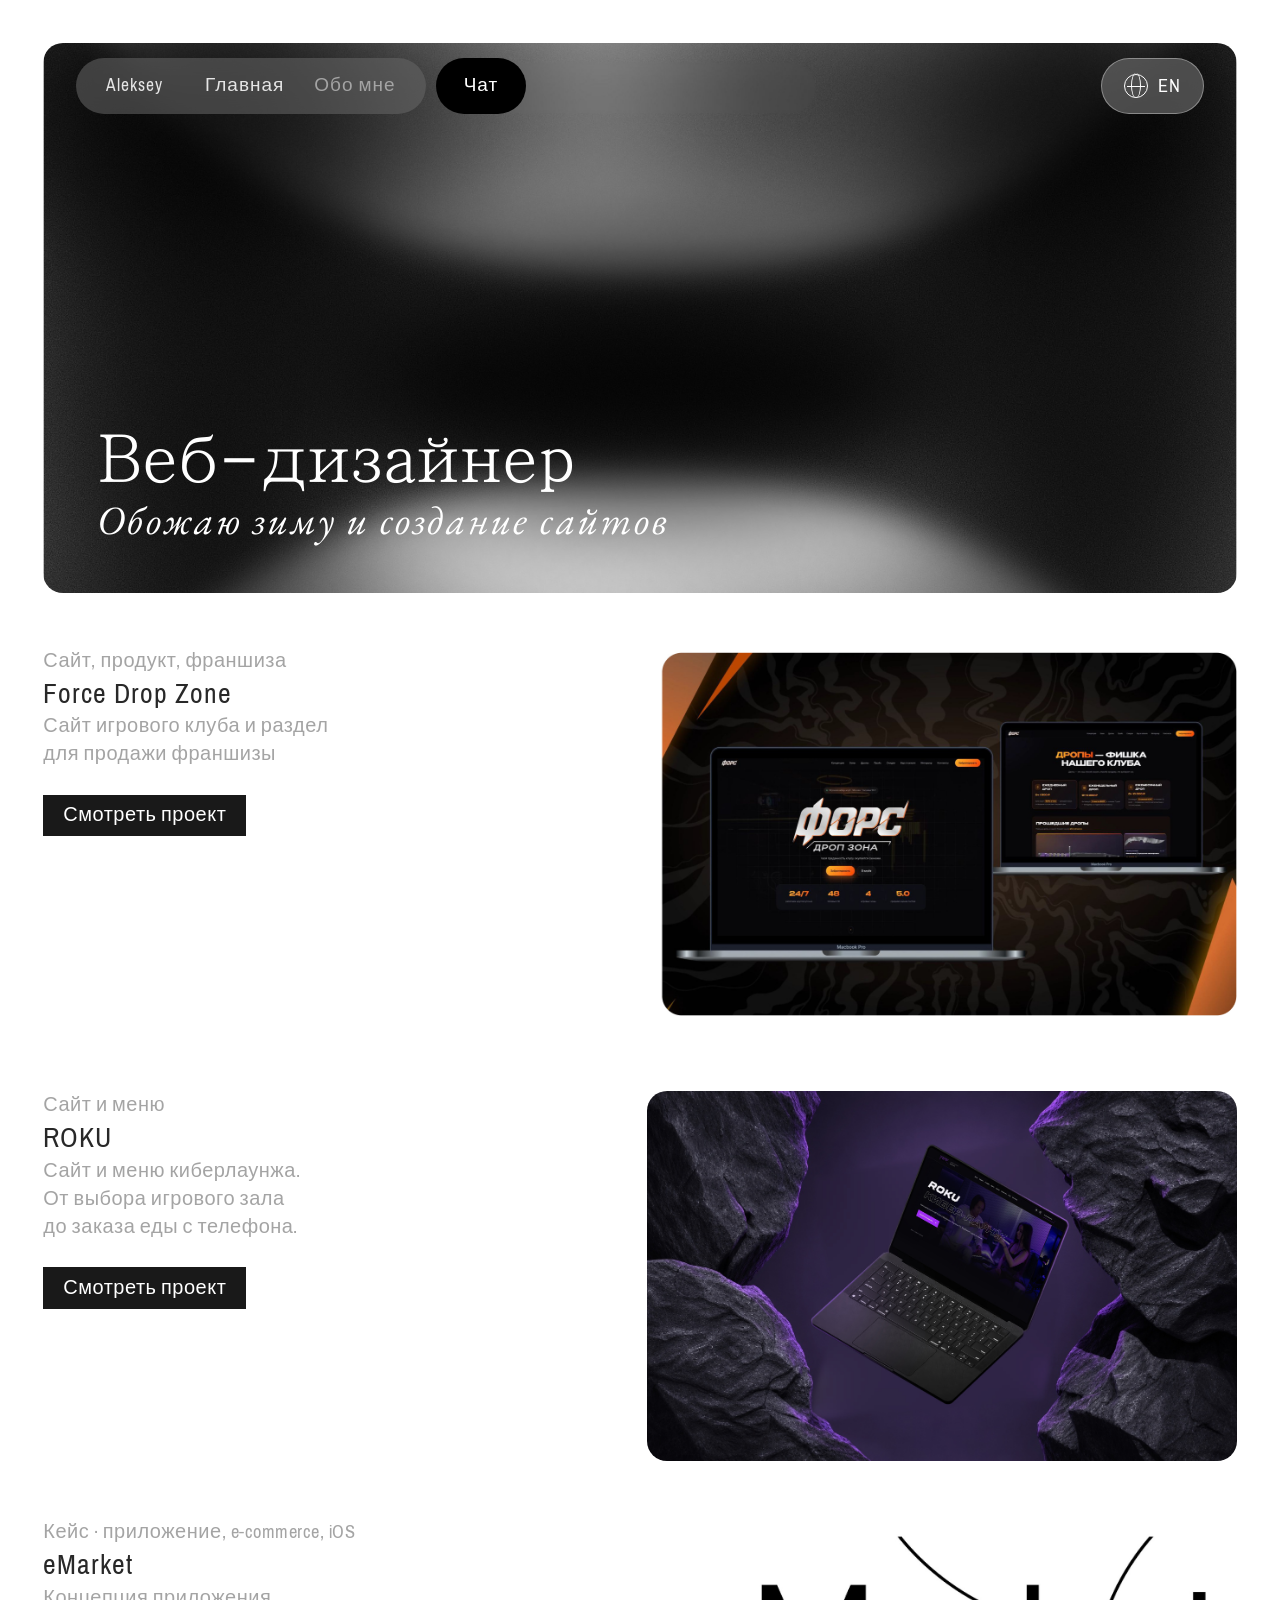
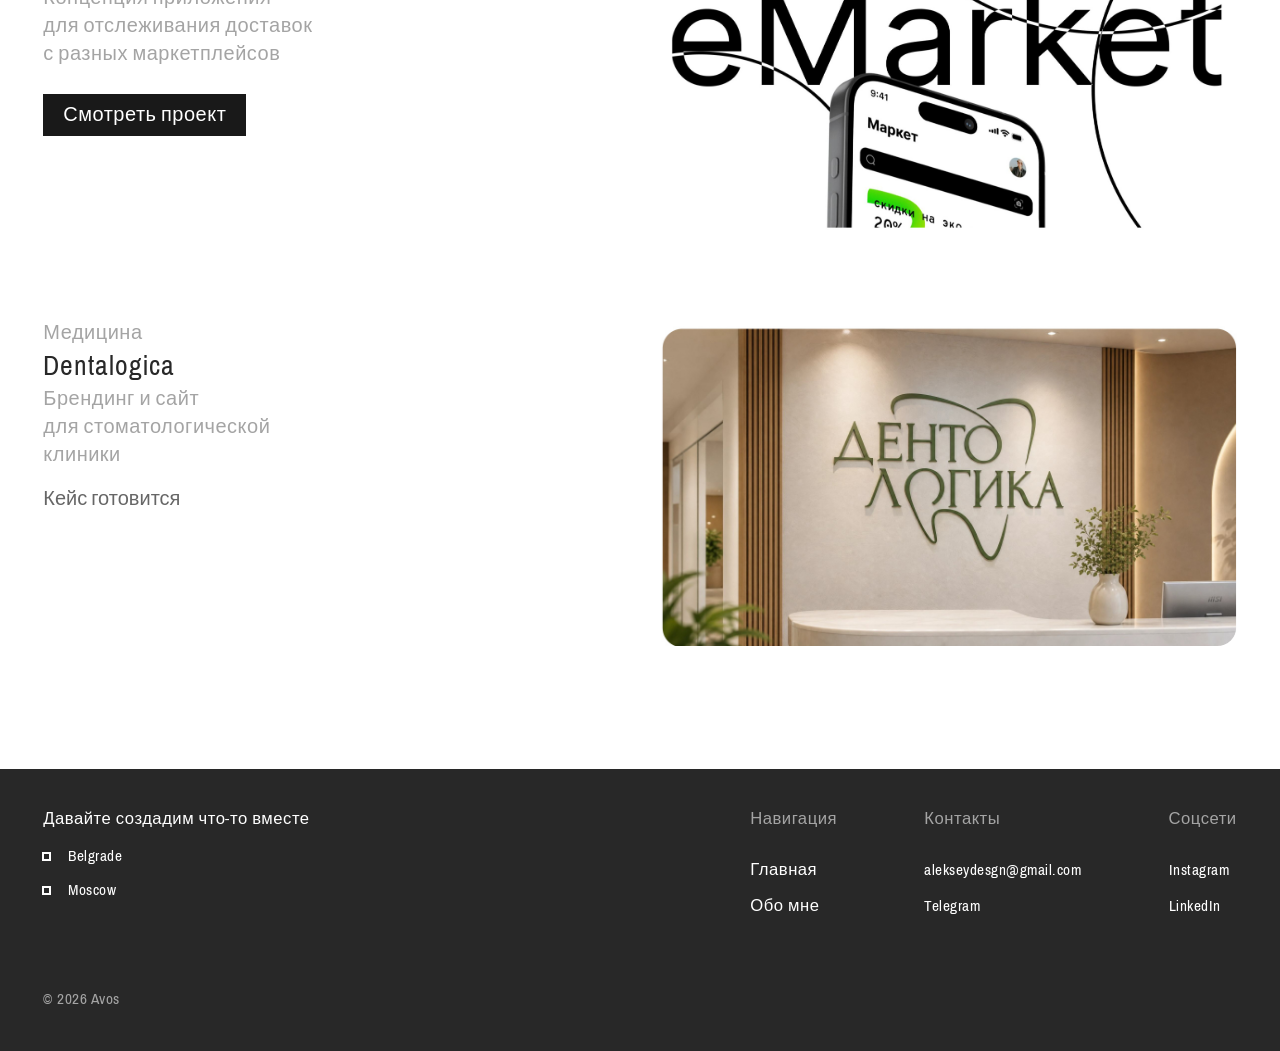
<file: index.html>
<!DOCTYPE html>
<html lang="ru" data-title-ru="Алексей — веб-дизайнер" data-title-en="Aleksey — Web designer" data-description-ru="Алексей — веб-дизайнер и фронтенд-разработчик. Избранные проекты и кейсы." data-description-en="Aleksey — web designer and front-end developer. Selected projects and case studies.">
<head>
  <meta charset="UTF-8" />
  <meta name="viewport" content="width=device-width, initial-scale=1.0" />
  <title>Алексей — веб-дизайнер</title>
  <meta name="description" content="Алексей — веб-дизайнер и фронтенд-разработчик. Избранные проекты и кейсы." />
  <link rel="icon" type="image/svg+xml" href="favicon.svg" />
  <link rel="alternate icon" type="image/png" href="favicon.png" />
  <link rel="apple-touch-icon" href="apple-touch-icon.png" />
  <link rel="preconnect" href="https://fonts.googleapis.com" />
  <link rel="preconnect" href="https://fonts.gstatic.com" crossorigin />
  <link href="https://fonts.googleapis.com/css2?family=Jeju+Myeongjo&family=EB+Garamond:ital@1&family=Pragati+Narrow:wght@400;700&display=swap" rel="stylesheet" />
  <link rel="stylesheet" href="assets/css/style.css?v=avatar-3d" />
  <script type="module" src="assets/vendor/model-viewer.min.js"></script>
</head>
<body>

  <!-- Header pill — spec: 641×75, top 98, padding 5/10/5/40, r90, fill 828282@60%, blur 10 -->
  <header class="site-header">
    <div class="site-header__left"><nav class="pill pill--home">
      <a class="pill__logo" href="index.html">Aleksey</a>
      <div class="pill__group">
        <a class="pill__link is-active" href="index.html" data-ru="Главная" data-en="Home">Главная</a>
        <a class="pill__link is-muted" href="about.html" data-ru="Обо мне" data-en="About">Обо мне</a>
      </div>
    </nav>
    <a class="pill__cta" href="mailto:alekseydesgn@gmail.com" id="chatOpen" data-ru="Чат" data-en="Chat">Чат</a></div>
    <button class="locale-float locale-float--dark" id="languageToggle" type="button" aria-label="Переключить на английский"><span class="locale-globe" aria-hidden="true">◎</span><span class="locale-code">EN</span></button>
  </header>

  <!-- Hero — grain background 1:1 from the design, copy bottom-left -->
  <section class="hero">
    <div class="hero__panel">
      <img class="hero__bg" src="assets/img/hero-grain.jpg" alt="" aria-hidden="true" />
      <div class="hero__copy">
        <h1 class="hero__title" data-ru="Веб-дизайнер" data-en="Web designer">Веб-дизайнер</h1>
        <p class="hero__sub" data-ru="Обожаю зиму и создание сайтов" data-en="I love winter and making websites"></p>
      </div>
    </div>
  </section>

  <!-- Works -->
  <main class="works" id="works">
    <article class="work">
      <div class="work__body">
        <p class="work__tag" data-ru="Сайт, продукт, франшиза" data-en="Web, Product, Franchise">Сайт, продукт, франшиза</p>
        <h2 class="work__title">Force Drop Zone</h2>
        <p class="work__desc" data-ru="Сайт игрового клуба и раздел для продажи франшизы" data-en="A gaming club landing page extended into a franchise sales system">Сайт игрового клуба и раздел для продажи франшизы</p>
        <a class="btn" href="force-drop-zone.html" data-ru="Смотреть проект" data-en="view project">Смотреть проект</a>
      </div>
      <a class="work__media" href="force-drop-zone.html">
        <img src="assets/img/force-thumb.jpg" alt="Force Drop Zone landing" />
      </a>
    </article>

    <!-- ROKU:start -->
    <article class="work">
      <div class="work__body">
        <p class="work__tag" data-ru="Сайт и меню" data-en="Website and menu">Сайт и меню</p>
        <h2 class="work__title">ROKU</h2>
        <p class="work__desc"data-ru="Сайт и меню киберлаунжа. От выбора игрового зала до заказа еды с телефона." data-en="The website and menu of the cyber lounge. From choosing a gaming room to ordering food from your phone."></p>
        <a class="btn" href="roku.html" data-ru="Смотреть проект" data-en="View project">Смотреть проект</a>
      </div>
      <a class="work__media" href="roku.html"><img src="assets/img/roku/cover.jpg" alt="ROKU"></a>
    </article>
    <!-- ROKU:end -->

    <article class="work">
      <div class="work__body">
        <p class="work__tag" data-ru="Кейс · приложение, e-commerce, iOS" data-en="Case study App, e-com, iOS">Кейс · приложение, e-commerce, iOS</p>
        <h2 class="work__title">eMarket</h2>
        <p class="work__desc" data-ru="Концепция приложения для отслеживания доставок с разных маркетплейсов" data-en="Mobile app concept for tracking deliveries across marketplaces">Концепция приложения для отслеживания доставок с разных маркетплейсов</p>
        <a class="btn" href="emarket.html" data-ru="Смотреть проект" data-en="view project">Смотреть проект</a>
      </div>
      <a class="work__media" href="emarket.html">
        <img src="assets/img/emarket-thumb.jpg" alt="eMarket app concept" />
      </a>
    </article>

    <!-- Dentalogica — no page yet: hover shows a “soon” badge -->
    <article class="work work--soon">
      <div class="work__body">
        <p class="work__tag" data-ru="Медицина" data-en="Healthcare">Медицина</p>
        <h2 class="work__title">Dentalogica</h2>
        <p class="work__desc" data-ru="Брендинг и сайт для стоматологической клиники" data-en="Branding and website for a premium dental clinic">Брендинг и сайт для стоматологической клиники</p>
        <p class="work__status" data-ru="Кейс готовится" data-en="Case study in progress">Кейс готовится</p>
      </div>
      <div class="work__media">
        <img src="assets/img/dental-thumb.jpg" alt="Dentalogica clinic branding" />
      </div>
      <span class="soon-badge" aria-hidden="true" data-ru="скоро" data-en="coming soon">скоро</span>
    </article>
  </main>

  <!-- Footer — spec: bg #282828 -->
  <footer class="footer">
    <div class="footer__grid">
      <div class="footer__left">
        <p class="footer__lead" data-ru="Давайте создадим что-то вместе" data-en="Let’s make something">Давайте создадим что-то вместе</p>
        <ul class="footer__cities">
          <li><span class="dot"></span> Belgrade</li>
          <li><span class="dot"></span> Moscow</li>
        </ul>
        <p class="footer__copy">© 2026 Avos</p>
      </div>
      <div class="footer__cols">
        <div class="footer__col">
          <h4 data-ru="Навигация" data-en="Navigation">Навигация</h4>
          <p><a href="index.html" data-ru="Главная" data-en="Home">Главная</a></p>
          <p><a href="about.html" data-ru="Обо мне" data-en="About">Обо мне</a></p>
        </div>
        <div class="footer__col">
          <h4 data-ru="Контакты" data-en="Contact">Контакты</h4>
          <p><a href="mailto:alekseydesgn@gmail.com">alekseydesgn@gmail.com</a></p>
          <p><a href="https://t.me/fiftyc50" target="_blank" rel="noopener">Telegram</a></p>
        </div>
        <div class="footer__col">
          <h4 data-ru="Соцсети" data-en="Social">Соцсети</h4>
          <p><a href="https://www.instagram.com/alekseygsgn/" target="_blank" rel="noopener">Instagram</a></p>
          <p><a href="https://www.linkedin.com/in/aleksey-valeev-159538419/" target="_blank" rel="noopener">LinkedIn</a></p>
        </div>
      </div>
    </div>
  </footer>

  <!-- Chat overlay · "Say something" (from buttns.pdf) -->
  <div class="chat-overlay" id="chatOverlay" aria-hidden="true">
    <div class="chat-card" role="dialog" aria-modal="true" data-aria-ru="Написать сообщение" data-aria-en="Say something" aria-label="Написать сообщение">
      <button class="chat-close" id="chatClose" type="button" aria-label="Close"></button>
      <div class="chat-card__art">
        <img src="assets/img/chat-angel.png" alt="" aria-hidden="true" />
      </div>
      <div class="chat-card__form">
        <h3 class="chat-card__title" data-ru="Напиши мне" data-en="Say something">Напиши мне</h3>
        <form id="chatForm" novalidate>
          <input class="chat-field" type="email" name="email" placeholder="E-mail" autocomplete="email" required />
          <input class="chat-field" type="text" name="name" placeholder="Имя" data-placeholder-ru="Имя" data-placeholder-en="Name" autocomplete="name" required />
          <textarea class="chat-field chat-field--area" name="note" placeholder="Сообщение" data-placeholder-ru="Сообщение" data-placeholder-en="Note" required></textarea>
          <button class="chat-send" type="submit" data-ru="Отправить" data-en="Send">Отправить</button>
          <p class="chat-status" id="chatStatus" hidden></p>
        </form>
      </div>
    </div>
  </div>

  <script src="assets/js/main.js?v=20261003-1"></script>
</body>
</html>
</file>
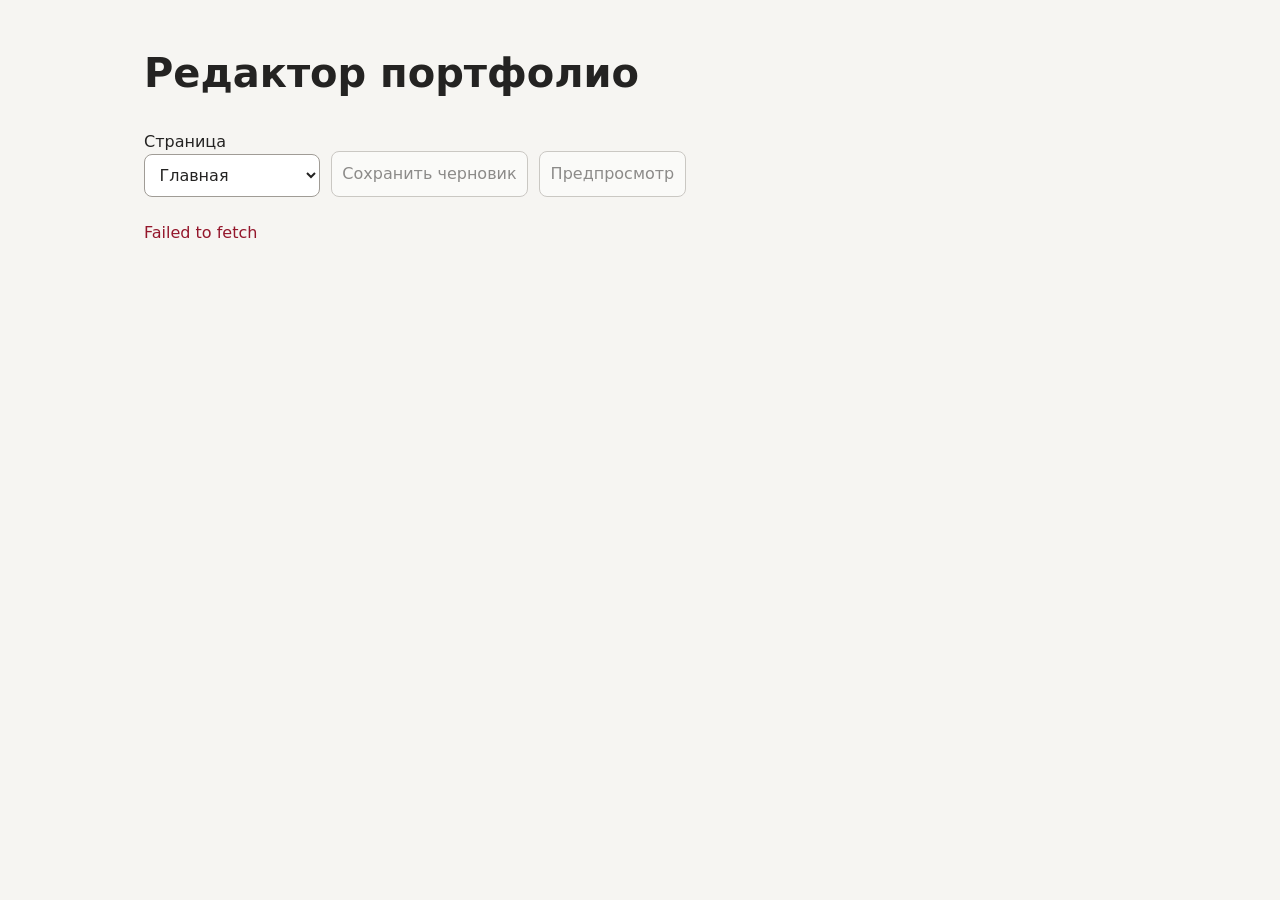
<file: editor/index.html>
<!doctype html>
<html lang="ru">
<head>
<meta charset="utf-8">
<meta name="viewport" content="width=device-width, initial-scale=1">
<meta name="robots" content="noindex">
<meta http-equiv="Content-Security-Policy" content="default-src 'self'; connect-src https://api.github.com; frame-src 'self' about:; style-src 'self' 'unsafe-inline' https://fonts.googleapis.com; font-src 'self' https://fonts.gstatic.com; img-src 'self' data:; object-src 'none'; base-uri 'self'; form-action 'none'">
<title>Редактор портфолио</title>
<link rel="stylesheet" href="style.css">
<script src="editor.js" defer></script>
</head>
<body>
<main>
<h1>Редактор портфолио</h1>
<div class="actions">
<label>Страница <select id="page"></select></label>
<button id="save" disabled>Сохранить черновик</button>
<button id="preview" disabled>Предпросмотр</button>
</div>
<p id="status" role="status" aria-live="polite"></p>
<div id="fields"></div>
<iframe id="view" title="Предпросмотр страницы" sandbox hidden></iframe>
<section id="publishing" hidden>
<h2>Публикация</h2>
<p>Нужен ключ GitHub только для репозитория portl с доступом Contents: Read and write. Ключ отправляется напрямую в GitHub и не сохраняется.</p>
<p><a href="https://github.com/settings/personal-access-tokens/new" target="_blank" rel="noopener noreferrer">Создать ключ в GitHub</a></p>
<label>Ключ GitHub <input id="token" type="password" autocomplete="off" autocapitalize="off" spellcheck="false"></label>
<button id="publish" disabled>Опубликовать страницу</button>
</section>
</main>
</body>
</html>
</file>
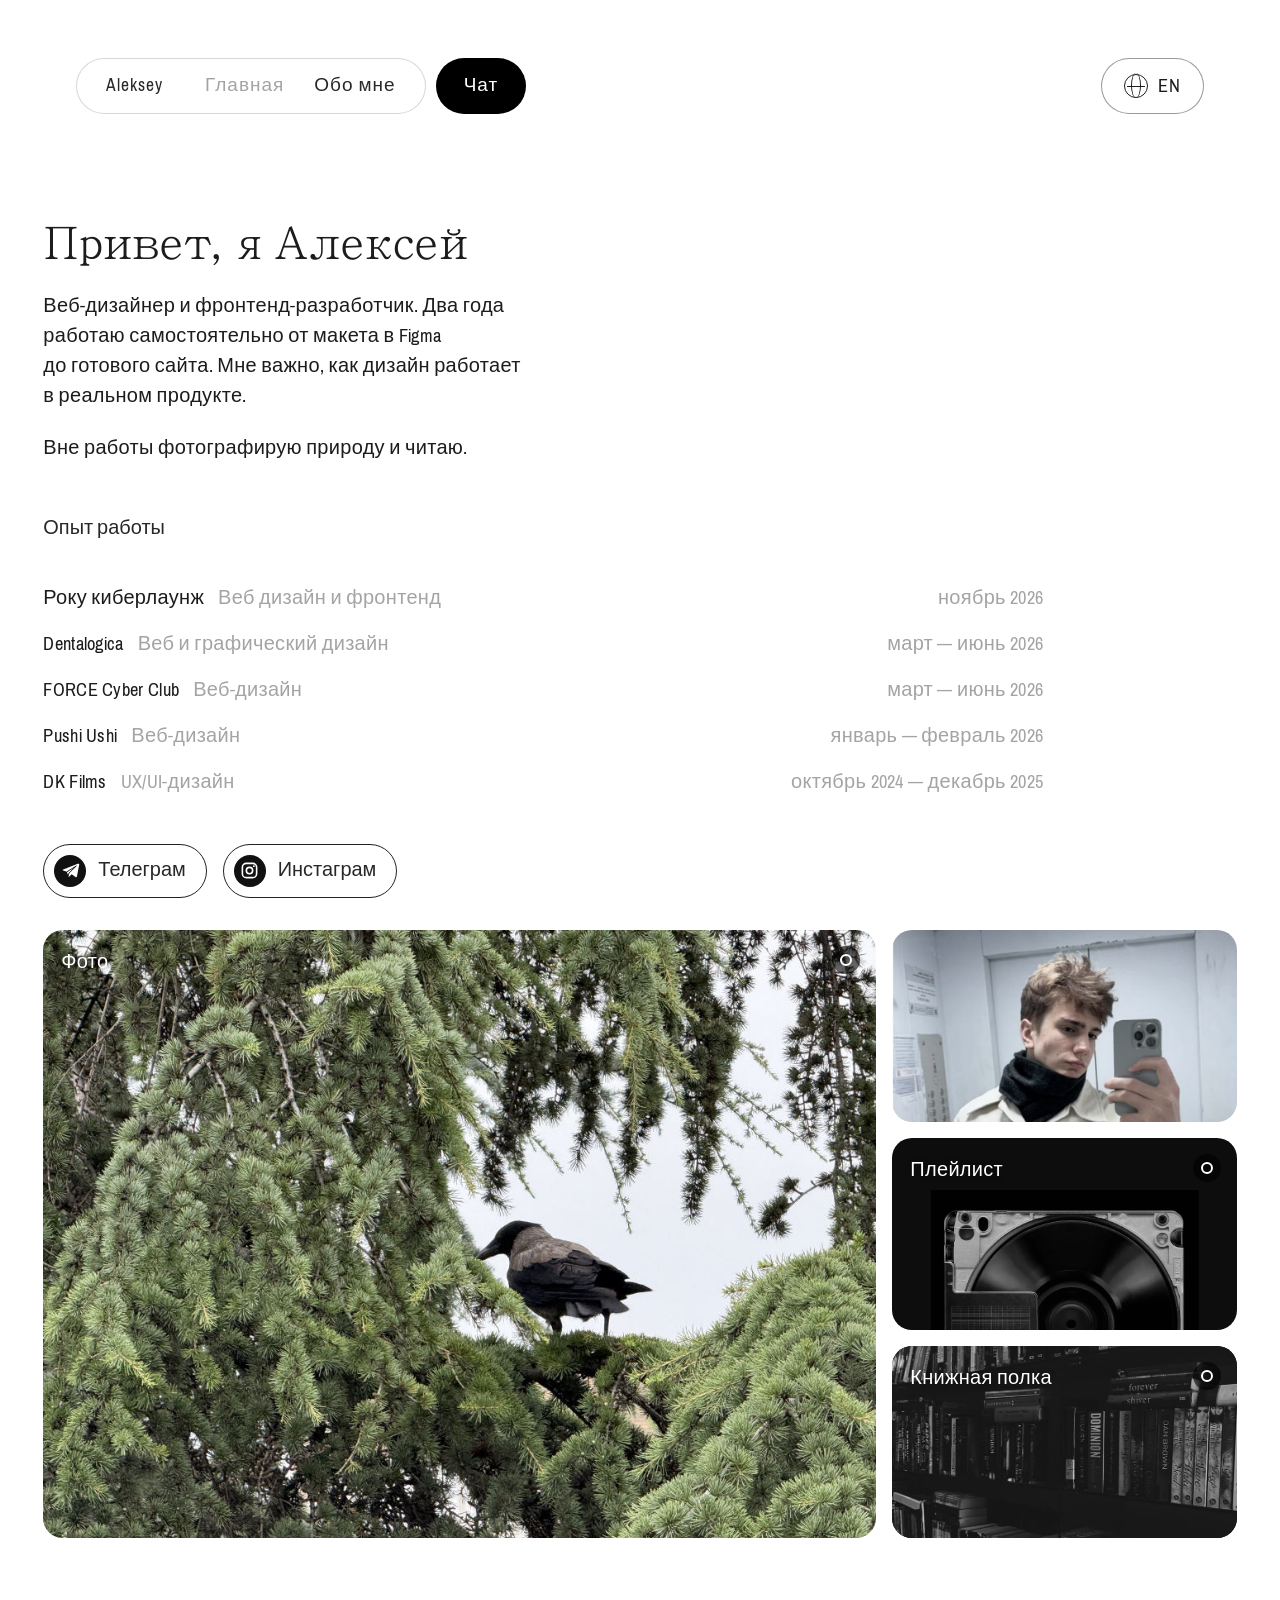
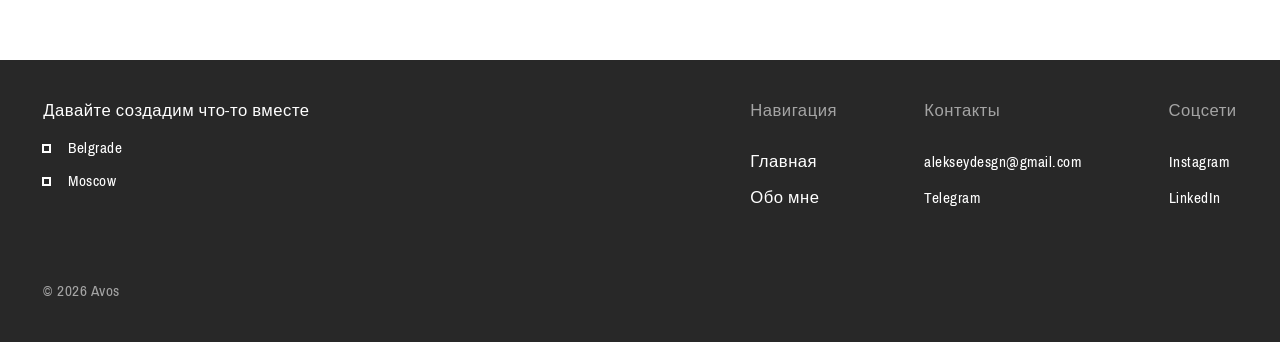
<file: about.html>
<!DOCTYPE html>
<html lang="ru" data-title-ru="Обо мне — Aleksey" data-title-en="About — Aleksey" data-description-ru="Алексей — веб-дизайнер и фронтенд-разработчик. От макета в Figma до работающего сайта." data-description-en="Aleksey — front-end developer and web designer. Figma to shipped code.">
<head>
  <meta charset="UTF-8" />
  <meta name="viewport" content="width=device-width, initial-scale=1.0" />
  <title>Обо мне Aleksey</title>
  <meta name="description" content="Алексей — веб-дизайнер и фронтенд-разработчик. От макета в Figma до работающего сайта." />
  <link rel="icon" type="image/svg+xml" href="favicon.svg" />
  <link rel="alternate icon" type="image/png" href="favicon.png" />
  <link rel="apple-touch-icon" href="apple-touch-icon.png" />
  <link rel="preconnect" href="https://fonts.googleapis.com" />
  <link rel="preconnect" href="https://fonts.gstatic.com" crossorigin />
  <link href="https://fonts.googleapis.com/css2?family=Jeju+Myeongjo&family=EB+Garamond:ital@1&family=Pragati+Narrow:wght@400;700&display=swap" rel="stylesheet" />
  <link rel="stylesheet" href="assets/css/style.css?v=20261003-2" />
</head>
<body>

  <header class="site-header site-header--light">
    <div class="site-header__left"><nav class="pill pill--home">
      <a class="pill__logo" href="index.html">Aleksey</a>
      <div class="pill__group">
        <a class="pill__link is-muted" href="index.html" data-ru="Главная" data-en="Home">Главная</a>
        <a class="pill__link is-active" href="about.html" data-ru="Обо мне" data-en="About">Обо мне</a>
      </div>
    </nav>
    <a class="pill__cta" href="mailto:alekseydesgn@gmail.com" id="chatOpen" data-ru="Чат" data-en="Chat">Чат</a></div>
    <button class="locale-float" id="languageToggle" type="button" aria-label="Переключить на английский"><span class="locale-globe" aria-hidden="true">◎</span><span class="locale-code">EN</span></button>
  </header>

  <main class="about">
    <div class="about__top">
      <div class="about__left">
        <h1 class="about__h" data-ru="Привет, я Алексей" data-en="Hey, I’m Alexey">Привет, я Алексей</h1>
        <p class="about__lead" data-ru="Веб-дизайнер и фронтенд-разработчик. Два года работаю самостоятельно от макета в Figma до готового сайта. Мне важно, как дизайн работает в реальном продукте." data-en="Front-end developer and web designer, freelancing solo for two years Figma to shipped code, no agency, no handoff. I care more about how it works in the real product than how it looks in a mockup.">Веб-дизайнер и фронтенд-разработчик. Два года работаю самостоятельно от макета в Figma до готового сайта. Мне важно, как дизайн работает в реальном продукте.</p>
        <p class="about__lead about__lead--sub" data-ru="Вне работы фотографирую природу и читаю." data-en="Outside of work: photographing nature and reading">Вне работы фотографирую природу и читаю</p>

        <h2 class="about__section-label" data-ru="Опыт работы" data-en="Experience">Опыт работы</h2>
        <div class="about__exp">
           <div class="about__exp-row">
             <div><span class="about__exp-name">Року киберлаунж</span><span class="about__exp-role" data-ru="Веб дизайн и фронтенд" data-en="Web design and frontend dev">Веб дизайн и фронтенд</span></div>
             <div class="about__exp-date" data-ru="ноябрь 2026" data-en="November 2026">ноябрь 2026</div>
          </div>
          <div class="about__exp-row">
            <div><span class="about__exp-name">Dentalogica</span><span class="about__exp-role" data-ru="Веб и графический дизайн" data-en="Web and Graphic design">Веб и графический дизайн</span></div>
            <div class="about__exp-date" data-ru="март — июнь 2026" data-en="March – June 2026">март — ноябрь 2026</div>
          </div>
          <div class="about__exp-row">
            <div><span class="about__exp-name">FORCE Cyber Club</span><span class="about__exp-role" data-ru="Веб-дизайн" data-en="Web design">Веб-дизайн</span></div>
            <div class="about__exp-date" data-ru="март — июнь 2026" data-en="March – June 2026">март — июнь 2026</div>
          </div>
          <div class="about__exp-row">
            <div><span class="about__exp-name">Pushi Ushi</span><span class="about__exp-role" data-ru="Веб-дизайн" data-en="Web design">Веб-дизайн</span></div>
            <div class="about__exp-date" data-ru="январь — февраль 2026" data-en="January – February 2026">январь — февраль 2026</div>
          </div>
          <div class="about__exp-row">
            <div><span class="about__exp-name">DK Films</span><span class="about__exp-role" data-ru="UX/UI-дизайн" data-en="UX/UI design">UX/UI-дизайн</span></div>
            <div class="about__exp-date" data-ru="октябрь 2024 — декабрь 2025" data-en="October 2024 – December 2025">октябрь 2024 — декабрь 2025</div>
          </div>
        </div>
      </div>

    </div>

    <div class="about__socials">
      <a href="https://t.me/fiftyc50" target="_blank" rel="noopener"><span class="about__social-icon" aria-hidden="true"><svg viewBox="0 0 24 24" fill="none"><path d="M21.2 3.5 2.8 10.7c-.9.4-.9 1.1 0 1.4l4.7 1.5 1.7 5.3c.2.7.4.9.8.9.3 0 .5-.1.9-.5l2.6-2.5 4.8 3.5c.9.5 1.5.2 1.8-.8L23 4.7c.3-1.1-.4-1.7-1.8-1.2Z" fill="currentColor"/><path d="m7.5 13.6 11.8-7.3-9.4 9.2-.7 3.4" stroke="#111" stroke-width="1.2" stroke-linejoin="round"/></svg></span><span data-ru="Телеграм" data-en="Telegram">Телеграм</span></a>
      <a href="https://www.instagram.com/alekseygsgn/" target="_blank" rel="noopener"><span class="about__social-icon" aria-hidden="true"><svg viewBox="0 0 24 24" fill="none"><rect x="3" y="3" width="18" height="18" rx="5" stroke="currentColor" stroke-width="2"/><circle cx="12" cy="12" r="4" stroke="currentColor" stroke-width="2"/><circle cx="17.5" cy="6.5" r="1.2" fill="currentColor"/></svg></span><span data-ru="Инстаграм" data-en="Instagram">Инстаграм</span></a>
    </div>

    <div class="about__media-grid">
      <button class="about__card about__photos" id="photosOpen" type="button" data-aria-ru="Открыть фотографии" data-aria-en="Open photos" aria-label="Открыть фотографии">
        <span class="about__card-title" data-ru="Фото" data-en="Photos">Фото</span>
        <span class="ring" aria-hidden="true"></span>
        <img src="assets/img/photo-01.jpg" alt="" />
      </button>
      <button class="about__card about__books" id="booksOpen" type="button" data-aria-ru="Открыть книжную полку" data-aria-en="Open bookshelf" aria-label="Открыть книжную полку">
        <span class="about__card-title" data-html="true" data-ru="Книжная &lt;br class=&quot;about__books-break&quot; /&gt;полка" data-en="Bookshelf">Книжная <br class="about__books-break" />полка</span>
        <span class="ring" aria-hidden="true"></span>
        <img class="about__books-photo" src="assets/img/bookshelf-photo.png" alt="" />
      </button>
      <img class="about__portrait" src="assets/img/about-me.jpg" alt="Aleksey" />
      <a class="about__card about__playlist" href="https://open.spotify.com/playlist/3dpL3M60Auui4uR25bFsaI?si=f7cfb4b39f204bca" target="_blank" rel="noopener" data-aria-ru="Открыть плейлист" data-aria-en="Open playlist" aria-label="Открыть плейлист">
        <span class="about__card-title" data-ru="Плейлист" data-en="Playlist">Плейлист</span>
        <span class="ring" aria-hidden="true"></span>
        <img src="assets/img/playlist.jpg" alt="" />
      </a>
    </div>
  </main>

  <div class="photos-overlay" id="photosOverlay" aria-hidden="true">
    <div class="photos-overlay__inner" role="dialog" aria-modal="true" data-aria-ru="Фотографии" data-aria-en="Photos" aria-label="Фотографии">
      <div class="photos-overlay__head">
        <button class="photos-viewer__back" id="photosBack" type="button" data-aria-ru="Все фото" data-aria-en="All photos" aria-label="Все фото" hidden><svg viewBox="0 0 24 24" fill="none" aria-hidden="true"><path d="M3 3h7v7H3zM14 3h7v7h-7zM3 14h7v7H3zM14 14h7v7h-7z" stroke="currentColor" stroke-width="1.5"/></svg></button>
        <button class="photos-close" id="photosClose" type="button" data-aria-ru="Закрыть" data-aria-en="Close" aria-label="Закрыть"></button>
      </div>
      <div class="photos-grid">
        <button type="button" class="photos-grid__item" aria-label="Открыть фото 1"><img src="assets/img/photo-01.jpg" alt="" loading="lazy" /></button>
        <button type="button" class="photos-grid__item" aria-label="Открыть фото 2"><img src="assets/img/photo-02.jpg" alt="" loading="lazy" /></button>
        <button type="button" class="photos-grid__item" aria-label="Открыть фото 3"><img src="assets/img/photo-03.jpg" alt="" loading="lazy" /></button>
        <button type="button" class="photos-grid__item" aria-label="Открыть фото 4"><img src="assets/img/photo-04.jpg" alt="" loading="lazy" /></button>
        <button type="button" class="photos-grid__item" aria-label="Открыть фото 5"><img src="assets/img/photo-05.jpg" alt="" loading="lazy" /></button>
        <button type="button" class="photos-grid__item" aria-label="Открыть фото 6"><img src="assets/img/photo-06.jpg" alt="" loading="lazy" /></button>
        <button type="button" class="photos-grid__item" aria-label="Открыть фото 7"><img src="assets/img/photo-07.jpg" alt="" loading="lazy" /></button>
        <button type="button" class="photos-grid__item" aria-label="Открыть фото 8"><img src="assets/img/photo-08.jpg" alt="" loading="lazy" /></button>
        <button type="button" class="photos-grid__item" aria-label="Открыть фото 9"><img src="assets/img/photo-09.jpg" alt="" loading="lazy" /></button>
        <button type="button" class="photos-grid__item" aria-label="Открыть фото 10"><img src="assets/img/photo-10.jpg" alt="" loading="lazy" /></button>
        <button type="button" class="photos-grid__item" aria-label="Открыть фото 11"><img src="assets/img/photo-11.jpg" alt="" loading="lazy" /></button>
        <button type="button" class="photos-grid__item" aria-label="Открыть фото 12"><img src="assets/img/photo-12.jpg" alt="" loading="lazy" /></button>
      </div>
      <div class="photos-viewer" id="photosViewer" hidden>
        <div class="photos-viewer__stage">
          <button class="photos-viewer__arrow" id="photosPrev" type="button" data-aria-ru="Предыдущее фото" data-aria-en="Previous photo" aria-label="Предыдущее фото"><svg viewBox="0 0 24 24" fill="none" aria-hidden="true"><path d="m15 5-7 7 7 7" stroke="currentColor" stroke-width="1.8" stroke-linecap="round" stroke-linejoin="round"/></svg></button>
          <div class="photos-viewer__content"><div class="photos-viewer__image"><img id="photosCurrent" src="assets/img/photo-01.jpg" alt="" /></div><div class="photos-viewer__thumbs" id="photosThumbs" aria-label="Photo thumbnails"></div></div>
          <button class="photos-viewer__arrow" id="photosNext" type="button" data-aria-ru="Следующее фото" data-aria-en="Next photo" aria-label="Следующее фото"><svg viewBox="0 0 24 24" fill="none" aria-hidden="true"><path d="m9 5 7 7-7 7" stroke="currentColor" stroke-width="1.8" stroke-linecap="round" stroke-linejoin="round"/></svg></button>
        </div>
      </div>
    </div>
  </div>

  <div class="books-overlay" id="booksOverlay" aria-hidden="true">
    <div class="books-overlay__inner" role="dialog" aria-modal="true" aria-labelledby="booksTitle">
      <div class="photos-overlay__head">
        <div>
          <p class="photos-overlay__title" id="booksTitle" data-ru="Книжная полка" data-en="Bookshelf">Книжная полка</p>
        </div>
        <button class="photos-close" id="booksClose" type="button" data-aria-ru="Закрыть" data-aria-en="Close" aria-label="Закрыть"></button>
      </div>
      <div class="books-carousel">
        <button class="books-carousel__arrow" id="booksPrev" type="button" data-aria-ru="Предыдущие книги" data-aria-en="Previous books" aria-label="Предыдущие книги"><svg viewBox="0 0 24 24" fill="none" aria-hidden="true"><path d="m15 5-7 7 7 7" stroke="currentColor" stroke-width="1.8" stroke-linecap="round" stroke-linejoin="round"/></svg></button>
        <div class="books-track" id="booksTrack">
          <article class="book book--gatsby"><div class="book__cover"><span>F. Scott Fitzgerald</span><strong>THE GREAT<br />GATSBY</strong><small>1925</small></div><h3 data-ru="Великий Гэтсби" data-en="The Great Gatsby">Великий Гэтсби</h3><p data-ru="Фрэнсис Скотт Фицджеральд" data-en="F. Scott Fitzgerald">Фрэнсис Скотт Фицджеральд</p></article>
          <article class="book book--expectations"><div class="book__cover"><span>Charles Dickens</span><strong>GREAT<br />EXPECTATIONS</strong><small>1861</small></div><h3 data-ru="Большие надежды" data-en="Great Expectations">Большие надежды</h3><p data-ru="Чарльз Диккенс" data-en="Charles Dickens">Чарльз Диккенс</p></article>
          <article class="book book--krug"><div class="book__cover"><span>Steve Krug</span><strong>DON'T<br />MAKE ME<br />THINK</strong><small>USABILITY</small></div><h3 data-ru="Не заставляйте меня думать" data-en="Don't Make Me Think">Не заставляйте меня думать</h3><p data-ru="Стив Круг · веб-дизайн" data-en="Steve Krug · web design">Стив Круг · веб-дизайн</p></article>
          <article class="book book--ui"><div class="book__cover"><span>Adam Wathan · Steve Schoger</span><strong>REFACTORING<br />UI</strong><small>DESIGN</small></div><h3>Refactoring UI</h3><p data-ru="Адам Уотан, Стив Шогер · дизайн интерфейсов" data-en="Adam Wathan, Steve Schoger · interface design">Адам Уотан, Стив Шогер · дизайн интерфейсов</p></article>
          <article class="book book--bets"><div class="book__cover"><span>Жан-Поль Сартр</span><strong>СТАВОК<br />БОЛЬШЕ<br />НЕТ</strong><small>РОМАН</small></div><h3 data-ru="Ставок больше нет" data-en="The Chips Are Down">Ставок больше нет</h3><p data-ru="Жан-Поль Сартр" data-en="Jean-Paul Sartre">Жан-Поль Сартр</p></article>
          <article class="book book--cafe"><div class="book__cover"><span>John Strelecky</span><strong>THE CAFE<br />ON THE EDGE<br />OF THE WORLD</strong><small>FICTION</small></div><h3 data-ru="Кафе на краю света" data-en="The Cafe on the Edge of the World">Кафе на краю света</h3><p data-ru="Джон Стрелеки" data-en="John Strelecky">Джон Стрелеки</p></article>
          <article class="book book--villa"><div class="book__cover"><span>W. Somerset Maugham</span><strong>UP<br />AT THE VILLA</strong><small>1941</small></div><h3 data-ru="На вилле" data-en="Up at the Villa">На вилле</h3><p data-ru="Сомерсет Моэм" data-en="W. Somerset Maugham">Сомерсет Моэм</p></article>
        </div>
        <button class="books-carousel__arrow" id="booksNext" type="button" data-aria-ru="Следующие книги" data-aria-en="Next books" aria-label="Следующие книги"><svg viewBox="0 0 24 24" fill="none" aria-hidden="true"><path d="m9 5 7 7-7 7" stroke="currentColor" stroke-width="1.8" stroke-linecap="round" stroke-linejoin="round"/></svg></button>
      </div>
    </div>
  </div>

  <footer class="footer">
    <div class="footer__grid">
      <div class="footer__left">
        <p class="footer__lead" data-ru="Давайте создадим что-то вместе" data-en="Let’s make something">Давайте создадим что-то вместе</p>
        <ul class="footer__cities">
          <li><span class="dot"></span> Belgrade</li>
          <li><span class="dot"></span> Moscow</li>
        </ul>
        <p class="footer__copy">© 2026 Avos</p>
      </div>
      <div class="footer__cols">
        <div class="footer__col">
          <h4 data-ru="Навигация" data-en="Navigation">Навигация</h4>
          <p><a href="index.html" data-ru="Главная" data-en="Home">Главная</a></p>
          <p><a href="about.html" data-ru="Обо мне" data-en="About">Обо мне</a></p>
        </div>
        <div class="footer__col">
          <h4 data-ru="Контакты" data-en="Contact">Контакты</h4>
          <p><a href="mailto:alekseydesgn@gmail.com">alekseydesgn@gmail.com</a></p>
          <p><a href="https://t.me/fiftyc50" target="_blank" rel="noopener">Telegram</a></p>
        </div>
        <div class="footer__col">
          <h4 data-ru="Соцсети" data-en="Social">Соцсети</h4>
          <p><a href="https://www.instagram.com/alekseygsgn/" target="_blank" rel="noopener">Instagram</a></p>
          <p><a href="https://www.linkedin.com/in/aleksey-valeev-159538419/" target="_blank" rel="noopener">LinkedIn</a></p>
        </div>
      </div>
    </div>
  </footer>

  <div class="chat-overlay" id="chatOverlay" aria-hidden="true">
    <div class="chat-card" role="dialog" aria-modal="true" data-aria-ru="Написать сообщение" data-aria-en="Say something" aria-label="Написать сообщение">
      <button class="chat-close" id="chatClose" type="button" data-aria-ru="Закрыть" data-aria-en="Close" aria-label="Закрыть"></button>
      <div class="chat-card__art">
        <img src="assets/img/chat-angel.png" alt="" aria-hidden="true" />
      </div>
      <div class="chat-card__form">
        <h3 class="chat-card__title" data-ru="Напиши мне" data-en="Say something">Напиши мне</h3>
        <form id="chatForm" novalidate>
          <input class="chat-field" type="email" name="email" placeholder="E-mail" autocomplete="email" required />
          <input class="chat-field" type="text" name="name" placeholder="Имя" data-placeholder-ru="Имя" data-placeholder-en="Name" autocomplete="name" required />
          <textarea class="chat-field chat-field--area" name="note" placeholder="Сообщение" data-placeholder-ru="Сообщение" data-placeholder-en="Note" required></textarea>
          <button class="chat-send" type="submit" data-ru="Отправить" data-en="Send">Отправить</button>
          <p class="chat-status" id="chatStatus" hidden></p>
        </form>
      </div>
    </div>
  </div>

  <div class="photo-cursor" id="photoCursor" aria-hidden="true"></div>
  <script src="assets/js/main.js?v=20261003-1"></script>
</body>
</html>
</file>
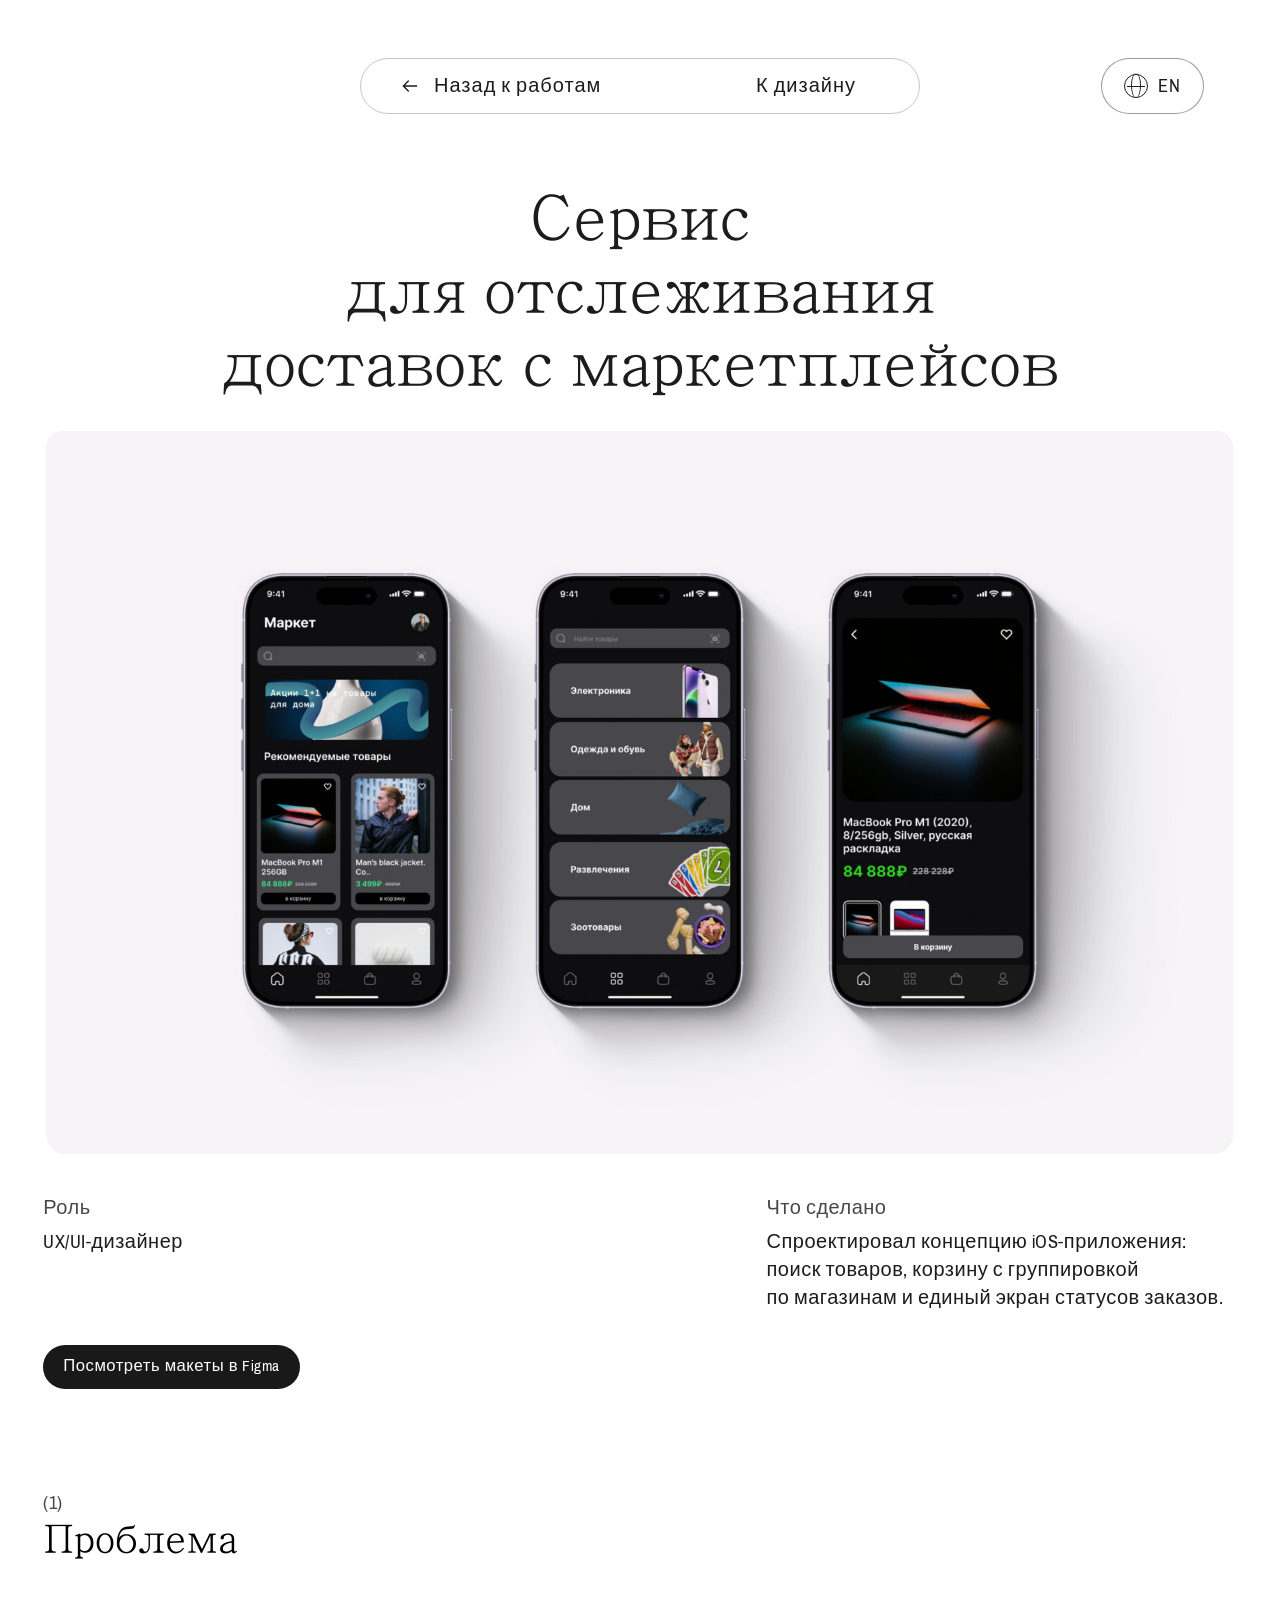
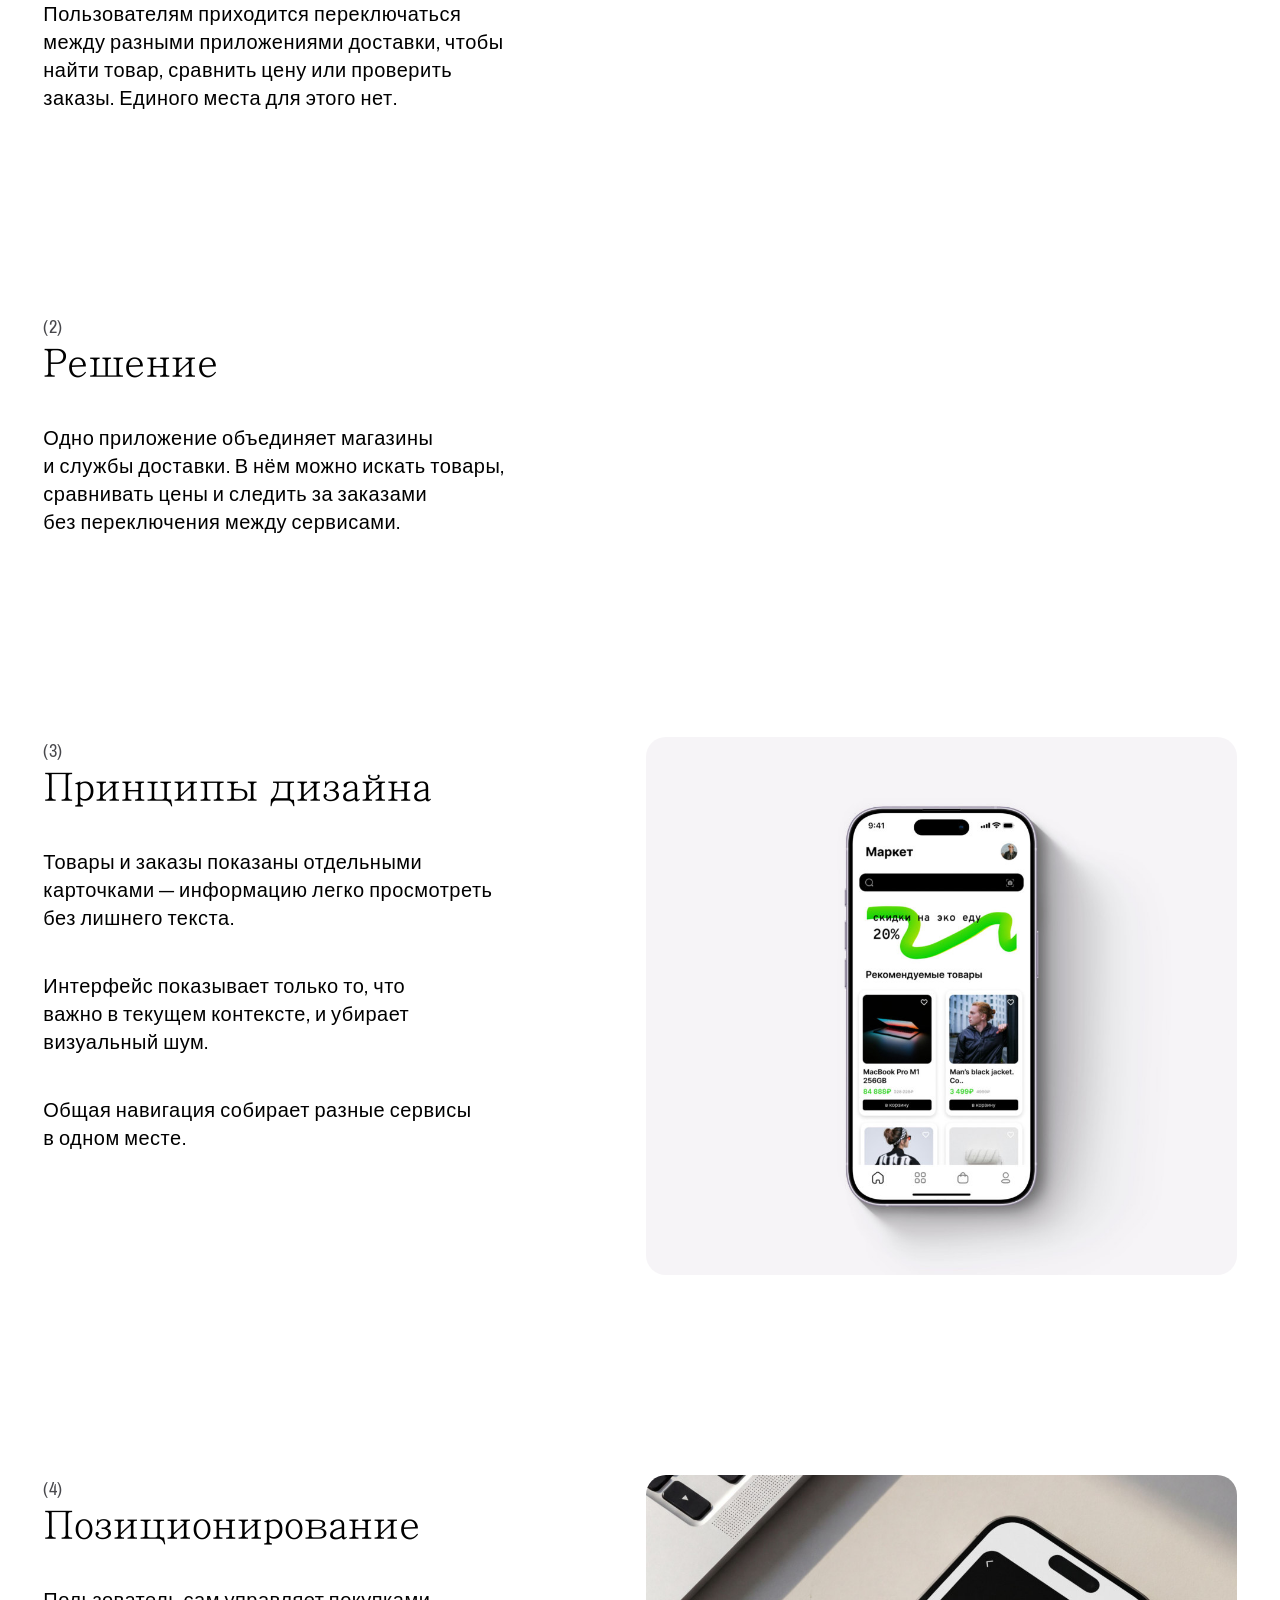
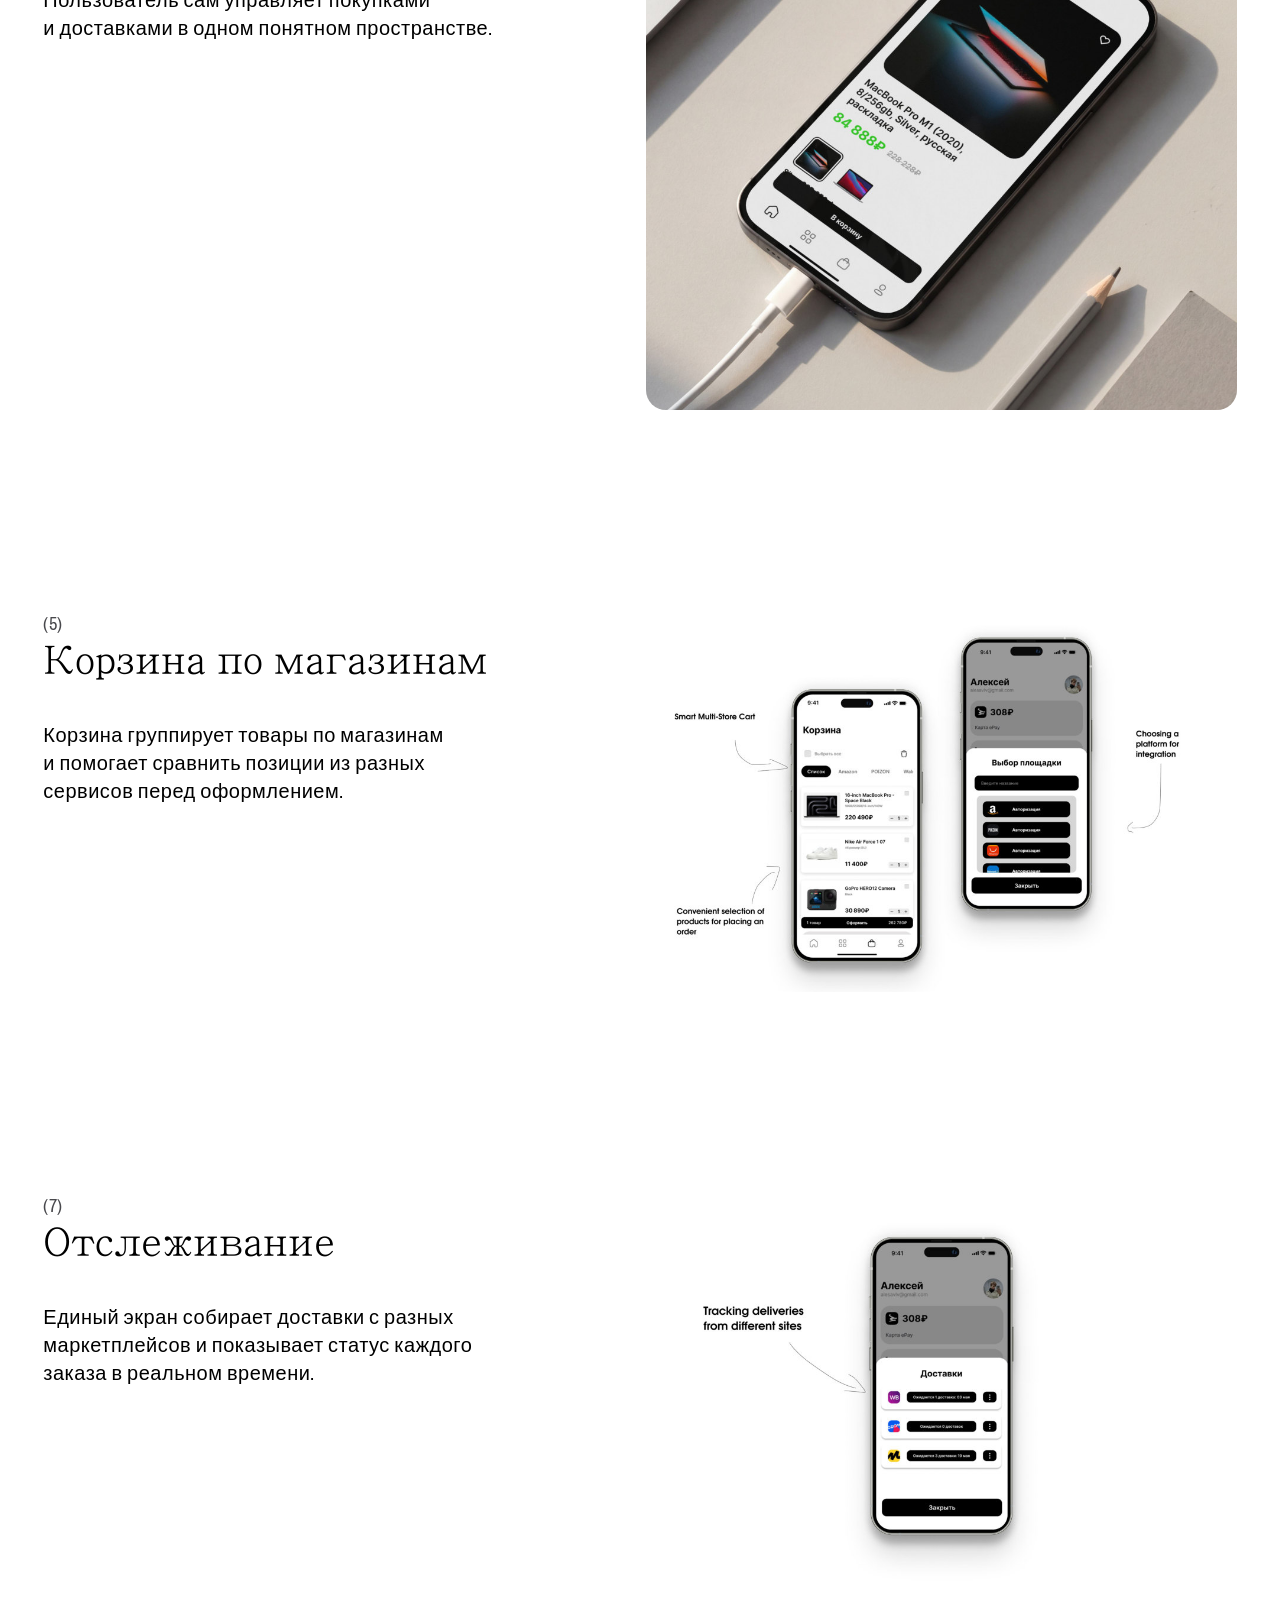
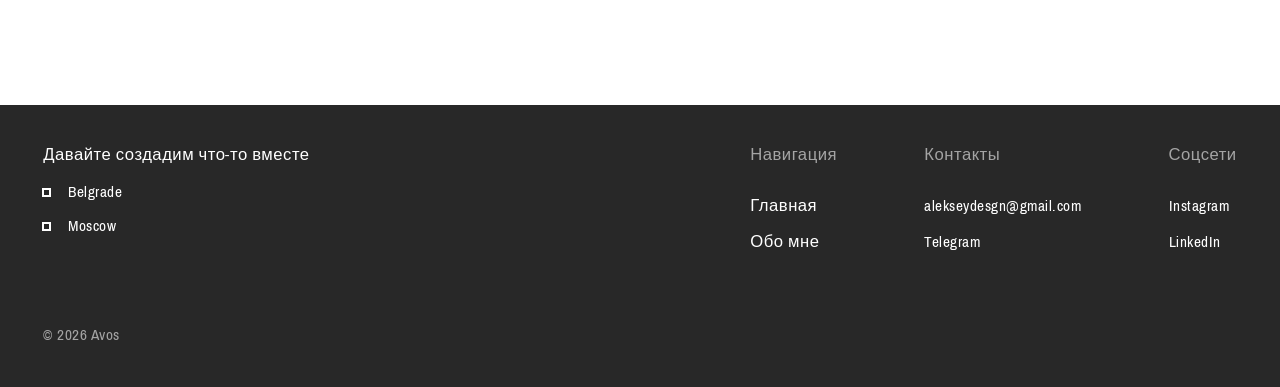
<file: emarket.html>
<!DOCTYPE html>
<html lang="ru" data-title-ru="eMarket — кейс Алексея" data-title-en="eMarket — Aleksey" data-description-ru="Концепция приложения eMarket: покупки и доставки в одном месте." data-description-en="Mobile app concept: tracking deliveries across marketplaces.">
<head>
  <meta charset="UTF-8" />
  <meta name="viewport" content="width=device-width, initial-scale=1.0" />
  <title>eMarket — кейс Алексея</title>
  <meta name="description" content="Концепция приложения eMarket: покупки и доставки в одном месте." />
  <link rel="icon" type="image/svg+xml" href="favicon.svg" />
  <link rel="alternate icon" type="image/png" href="favicon.png" />
  <link rel="apple-touch-icon" href="apple-touch-icon.png" />
  <link rel="preconnect" href="https://fonts.googleapis.com" />
  <link rel="preconnect" href="https://fonts.gstatic.com" crossorigin />
  <link href="https://fonts.googleapis.com/css2?family=Jeju+Myeongjo&family=EB+Garamond:ital@1&family=Pragati+Narrow:wght@400;700&display=swap" rel="stylesheet" />
  <link rel="stylesheet" href="assets/css/style.css?v=20261003-2" />
</head>
<body>

  <header class="site-header">
    <nav class="pill pill--case">
      <a href="index.html">
        <svg class="arrow" viewBox="0 0 24 24" fill="none" xmlns="http://www.w3.org/2000/svg" aria-hidden="true"><path d="M20 12H4M4 12L10 6M4 12L10 18" stroke="currentColor" stroke-width="1.6" stroke-linecap="round" stroke-linejoin="round"/></svg>
        <span data-ru="Назад к работам" data-en="Back to works">Назад к работам</span>
      </a>
      <a href="#design" data-ru="К дизайну" data-en="Scroll to design">К дизайну</a>
    </nav>
    <button class="locale-float" id="languageToggle" type="button" aria-label="Переключить на английский"><span class="locale-globe" aria-hidden="true">◎</span><span class="locale-code">EN</span></button>
  </header>

  <main class="cs">
    <h1 class="cs__title cs__title--emarket" data-html="true" data-ru="Сервис<br />для отслеживания<br />доставок с маркетплейсов" data-en="A service<br />for tracking deliveries<br />across marketplaces">Сервис<br />для отслеживания<br />доставок с маркетплейсов</h1>

    <img class="cs__hero" src="assets/img/em-hero.jpg" alt="eMarket app — three iPhone screens" />

    <div class="cs__meta">
      <div class="cs__meta-col">
        <p class="cs__label" data-ru="Роль" data-en="Role">Роль</p>
        <p class="cs__text" data-ru="UX/UI-дизайнер" data-en="UX/UI designer">UX/UI-дизайнер</p>
      </div>
      <div class="cs__meta-col">
        <p class="cs__label" data-ru="Что сделано" data-en="Contribution">Что сделано</p>
        <p class="cs__text" data-ru="Спроектировал концепцию iOS-приложения: поиск товаров, корзину с группировкой по магазинам и единый экран статусов заказов." data-en="I designed an iOS app concept covering product search, a cart grouped by store, and a single screen for order statuses.">Спроектировал концепцию iOS-приложения: поиск товаров, корзину с группировкой по магазинам и единый экран статусов заказов.</p>
      </div>
    </div>

    <div class="cs__top-actions" aria-label="Project links">
      <a class="cs__top-link" href="https://www.figma.com/design/H8qAdYlqxVpLDK09NQtPar/emarket?node-id=0-1&amp;t=FrUrVVaZOzLFgxhk-1" target="_blank" rel="noopener" data-ru="Посмотреть макеты в Figma" data-en="View designs in Figma">Посмотреть макеты в Figma</a>
    </div>

    <div class="cs__sections" id="design">
      <section class="cs__section cs__section--text">
        <div class="cs__body">
          <div class="cs__head"><p class="cs__num">(1)</p><h2 class="cs__h" data-ru="Проблема" data-en="Have to switch">Проблема</h2></div>
          <p class="cs__p" data-ru="Пользователям приходится переключаться между разными приложениями доставки, чтобы найти товар, сравнить цену или проверить заказы. Единого места для этого нет." data-en="Users have to switch between five different delivery apps, searching for the same product in each one. There is no single place to compare prices or track all their orders in one view.">Пользователям приходится переключаться между разными приложениями доставки, чтобы найти товар, сравнить цену или проверить заказы. Единого места для этого нет.</p>
        </div>
      </section>

      <section class="cs__section cs__section--text">
        <div class="cs__body">
          <div class="cs__head"><p class="cs__num">(2)</p><h2 class="cs__h" data-ru="Решение" data-en="Solution">Решение</h2></div>
          <p class="cs__p" data-ru="Одно приложение объединяет магазины и службы доставки. В нём можно искать товары, сравнивать цены и следить за заказами без переключения между сервисами." data-en="One app that brings together all stores and delivery services. Search for products, compare prices, and track all your orders in one place—without switching between apps.">Одно приложение объединяет магазины и службы доставки. В нём можно искать товары, сравнивать цены и следить за заказами без переключения между сервисами.</p>
        </div>
      </section>

      <section class="cs__section">
        <div class="cs__body">
          <div class="cs__head"><p class="cs__num">(3)</p><h2 class="cs__h" data-ru="Принципы дизайна" data-en="Design principles">Принципы дизайна</h2></div>
          <p class="cs__p" data-ru="Товары и заказы показаны отдельными карточками — информацию легко просмотреть без лишнего текста." data-en="Card-based structure where each product and order is displayed as a separate card, allowing users to instantly scan information without unnecessary text.">Товары и заказы показаны отдельными карточками — информацию легко просмотреть без лишнего текста.</p>
          <p class="cs__p" data-ru="Интерфейс показывает только то, что важно в текущем контексте, и убирает визуальный шум." data-en="A minimal interface that shows only what is relevant in the current context, removing visual noise.">Интерфейс показывает только то, что важно в текущем контексте, и убирает визуальный шум.</p>
          <p class="cs__p" data-ru="Общая навигация собирает разные сервисы в одном месте." data-en="A unified navigation system that brings all services into one place, eliminating the need to learn different app structures.">Общая навигация собирает разные сервисы в одном месте.</p>
        </div>
        <img class="cs__img" style="aspect-ratio:885/807" src="assets/img/em-s3.jpg" alt="eMarket home screen" />
      </section>

      <section class="cs__section">
        <div class="cs__body">
          <div class="cs__head"><p class="cs__num">(4)</p><h2 class="cs__h" data-ru="Позиционирование" data-en="Position">Позиционирование</h2></div>
          <p class="cs__p" data-ru="Пользователь сам управляет покупками и доставками в одном понятном пространстве." data-en="A space where users control their shopping experience — not the other way around.">Пользователь сам управляет покупками и доставками в одном понятном пространстве.</p>
        </div>
        <img class="cs__img" style="aspect-ratio:886/802" src="assets/img/em-s4.jpg" alt="eMarket product on the phone" />
      </section>

      <section class="cs__section">
        <div class="cs__body">
          <div class="cs__head"><p class="cs__num">(5)</p><h2 class="cs__h" data-ru="Корзина по магазинам" data-en="Organized Cart">Корзина по магазинам</h2></div>
          <p class="cs__p" data-ru="Корзина группирует товары по магазинам и помогает сравнить позиции из разных сервисов перед оформлением." data-en="A cart organized by stores, allowing users to easily sort and compare items from different services in one place. This helps reduce confusion and makes checkout decisions faster and more transparent.">Корзина группирует товары по магазинам и помогает сравнить позиции из разных сервисов перед оформлением.</p>
        </div>
        <img class="cs__img" style="aspect-ratio:908/587" src="assets/img/em-s5.jpg" alt="Organized cart screen" />
      </section>

      <section class="cs__section">
        <div class="cs__body">
          <div class="cs__head"><p class="cs__num">(7)</p><h2 class="cs__h" data-ru="Отслеживание" data-en="Tracking">Отслеживание</h2></div>
          <p class="cs__p" data-ru="Единый экран собирает доставки с разных маркетплейсов и показывает статус каждого заказа в реальном времени." data-en="A single dashboard that aggregates all deliveries from different marketplaces and services in one place, allowing users to track every order in real time without switching between apps. It provides clear status updates and a unified view of the entire delivery process.">Единый экран собирает доставки с разных маркетплейсов и показывает статус каждого заказа в реальном времени.</p>
        </div>
        <img class="cs__img" style="aspect-ratio:886/585" src="assets/img/em-s7.jpg" alt="Delivery tracking screen" />
      </section>
    </div>
  </main>

  <footer class="footer">
    <div class="footer__grid">
      <div class="footer__left">
        <p class="footer__lead" data-ru="Давайте создадим что-то вместе" data-en="Let’s make something">Давайте создадим что-то вместе</p>
        <ul class="footer__cities">
          <li><span class="dot"></span> Belgrade</li>
          <li><span class="dot"></span> Moscow</li>
        </ul>
        <p class="footer__copy">© 2026 Avos</p>
      </div>
      <div class="footer__cols">
        <div class="footer__col">
          <h4 data-ru="Навигация" data-en="Navigation">Навигация</h4>
          <p><a href="index.html" data-ru="Главная" data-en="Home">Главная</a></p>
          <p><a href="about.html" data-ru="Обо мне" data-en="About">Обо мне</a></p>
        </div>
        <div class="footer__col">
          <h4 data-ru="Контакты" data-en="Contact">Контакты</h4>
          <p><a href="mailto:alekseydesgn@gmail.com">alekseydesgn@gmail.com</a></p>
          <p><a href="https://t.me/fiftyc50" target="_blank" rel="noopener">Telegram</a></p>
        </div>
        <div class="footer__col">
          <h4 data-ru="Соцсети" data-en="Social">Соцсети</h4>
          <p><a href="https://www.instagram.com/alekseygsgn/" target="_blank" rel="noopener">Instagram</a></p>
          <p><a href="https://www.linkedin.com/in/aleksey-valeev-159538419/" target="_blank" rel="noopener">LinkedIn</a></p>
        </div>
      </div>
    </div>
  </footer>

  <script src="assets/js/main.js?v=20261003-1"></script>
</body>
</html>
</file>
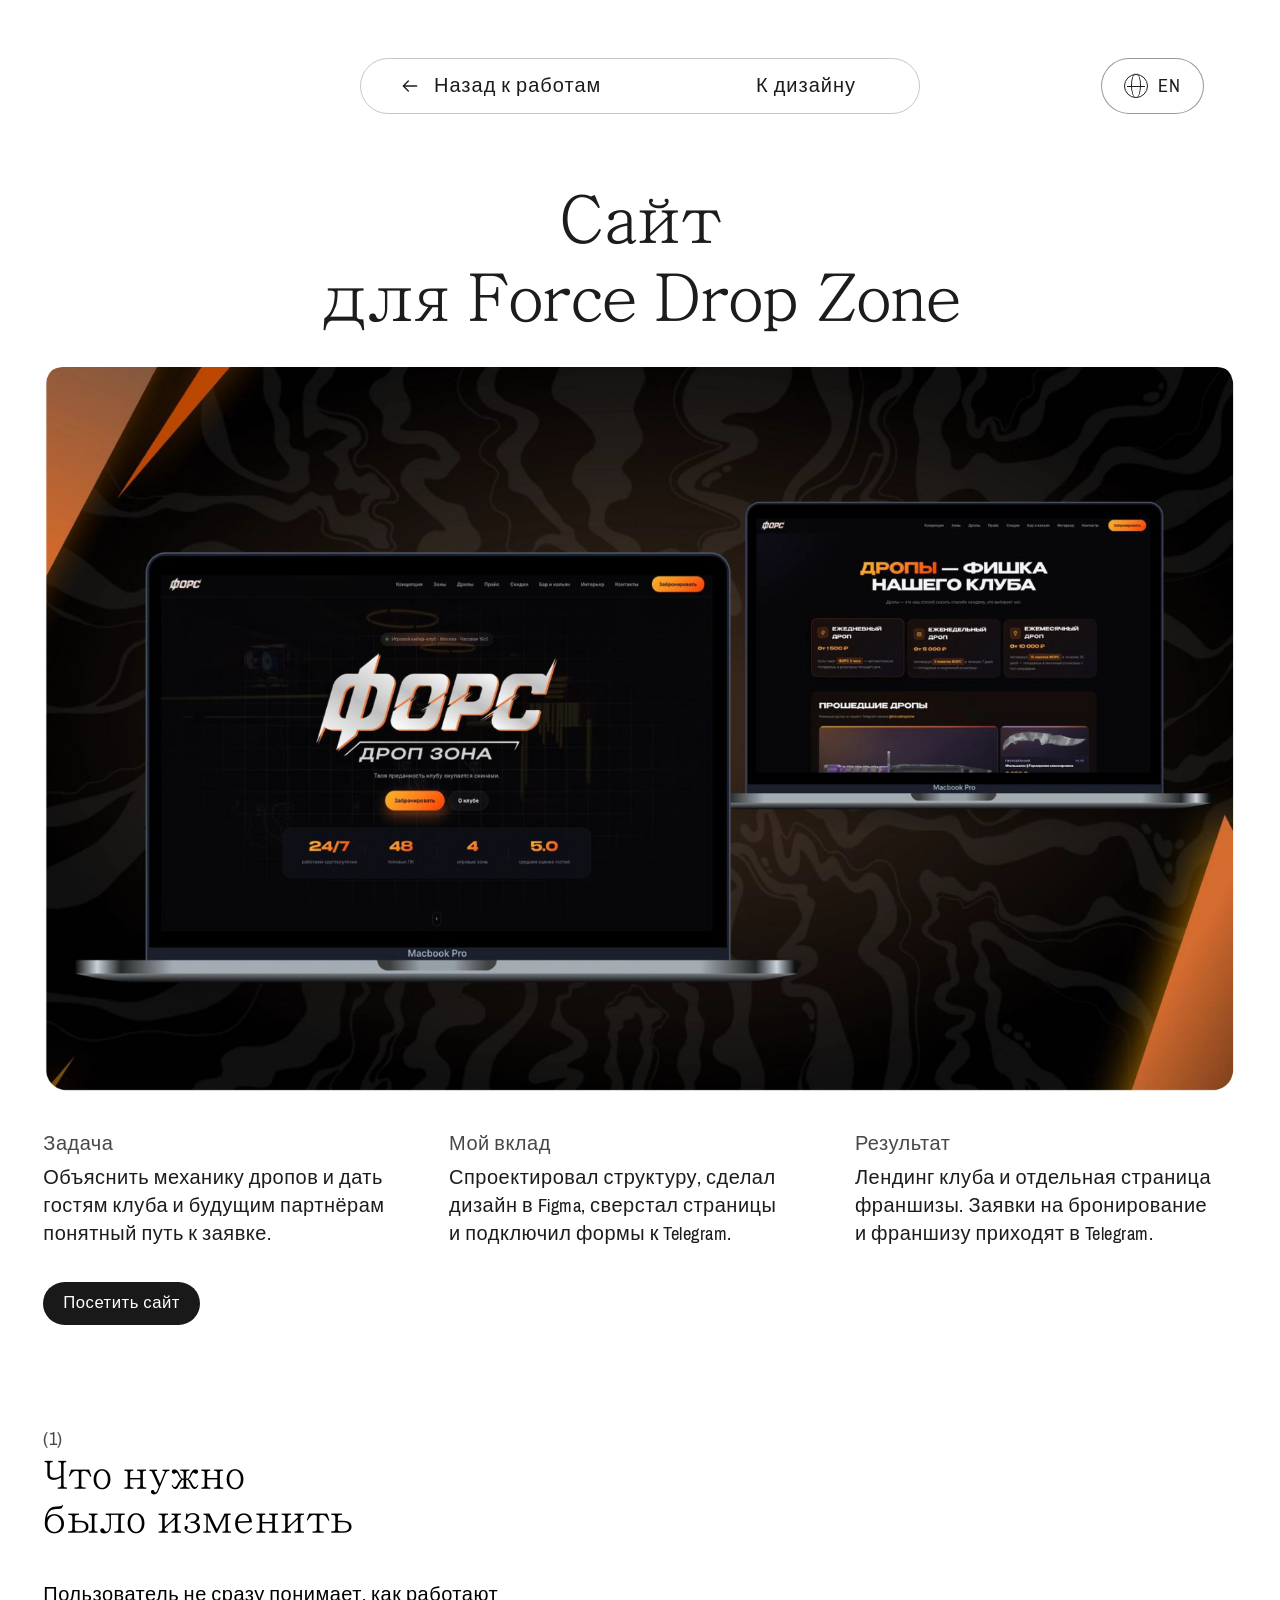
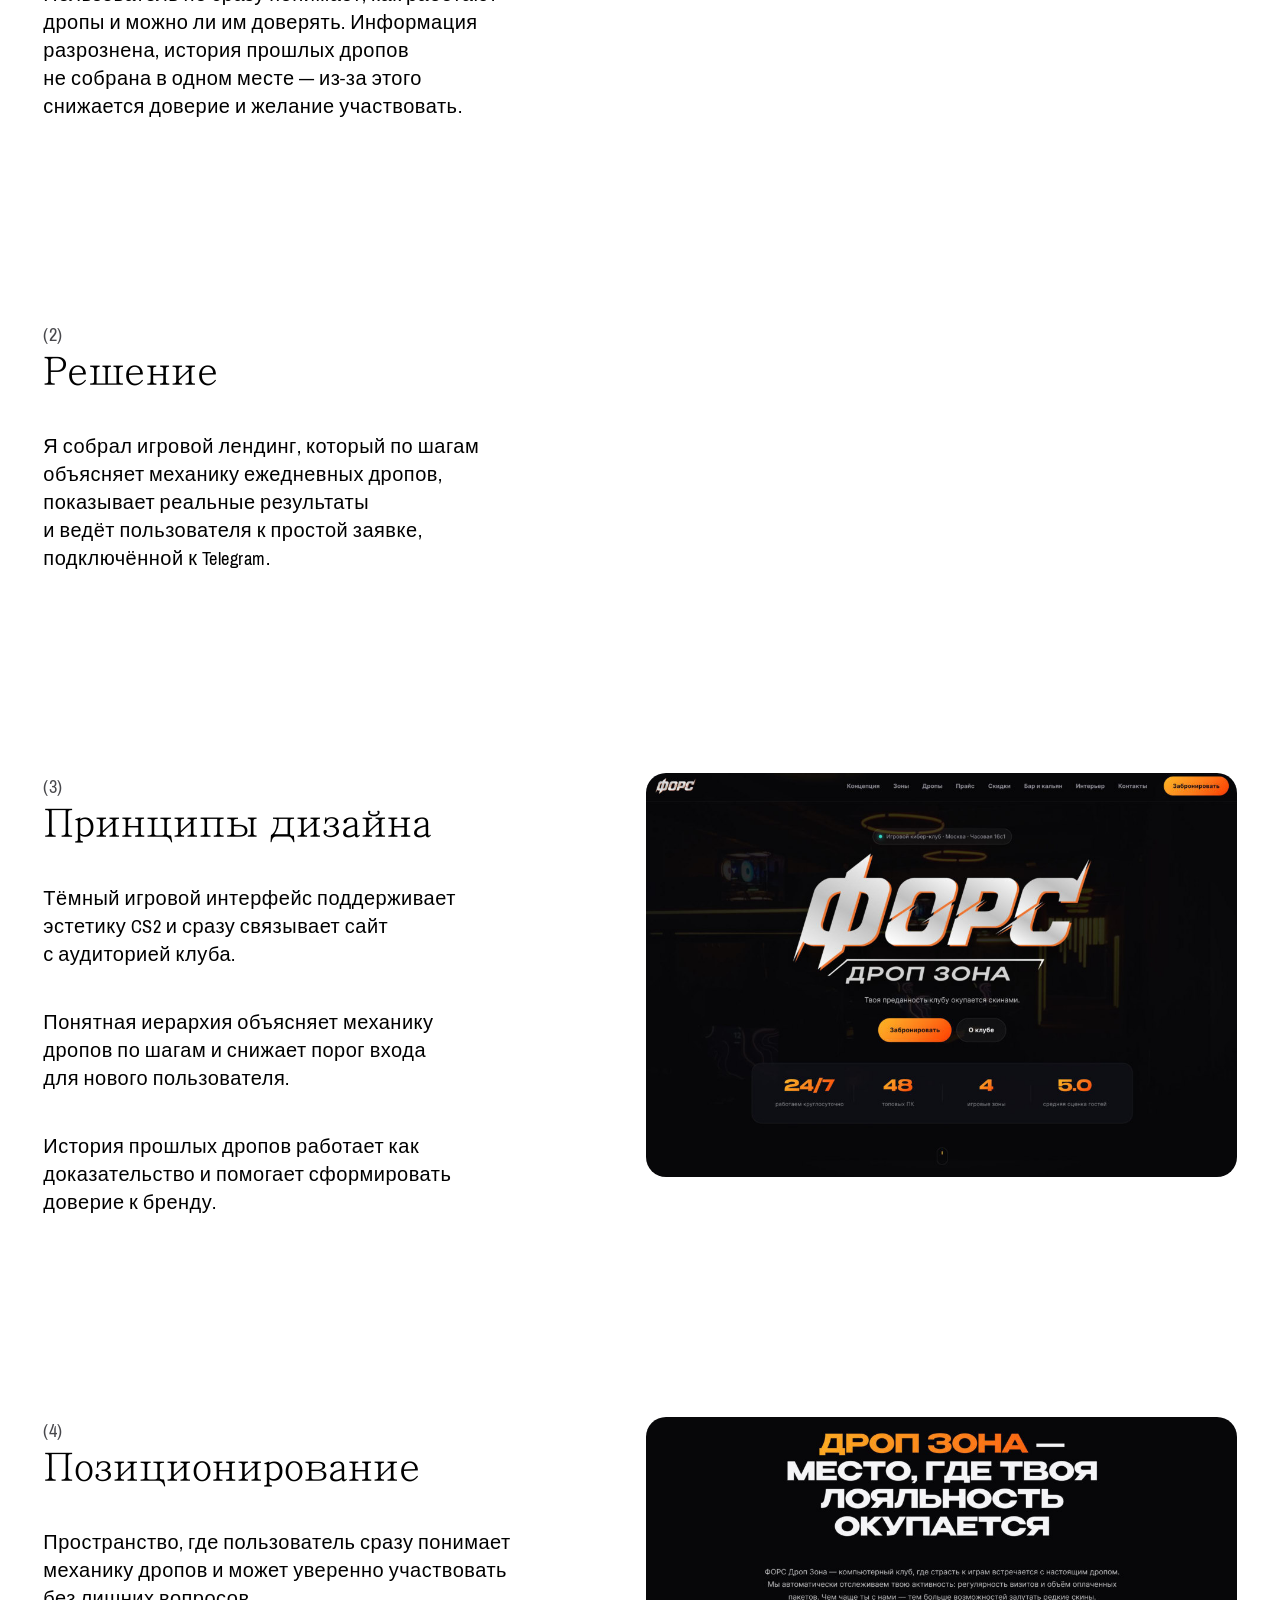
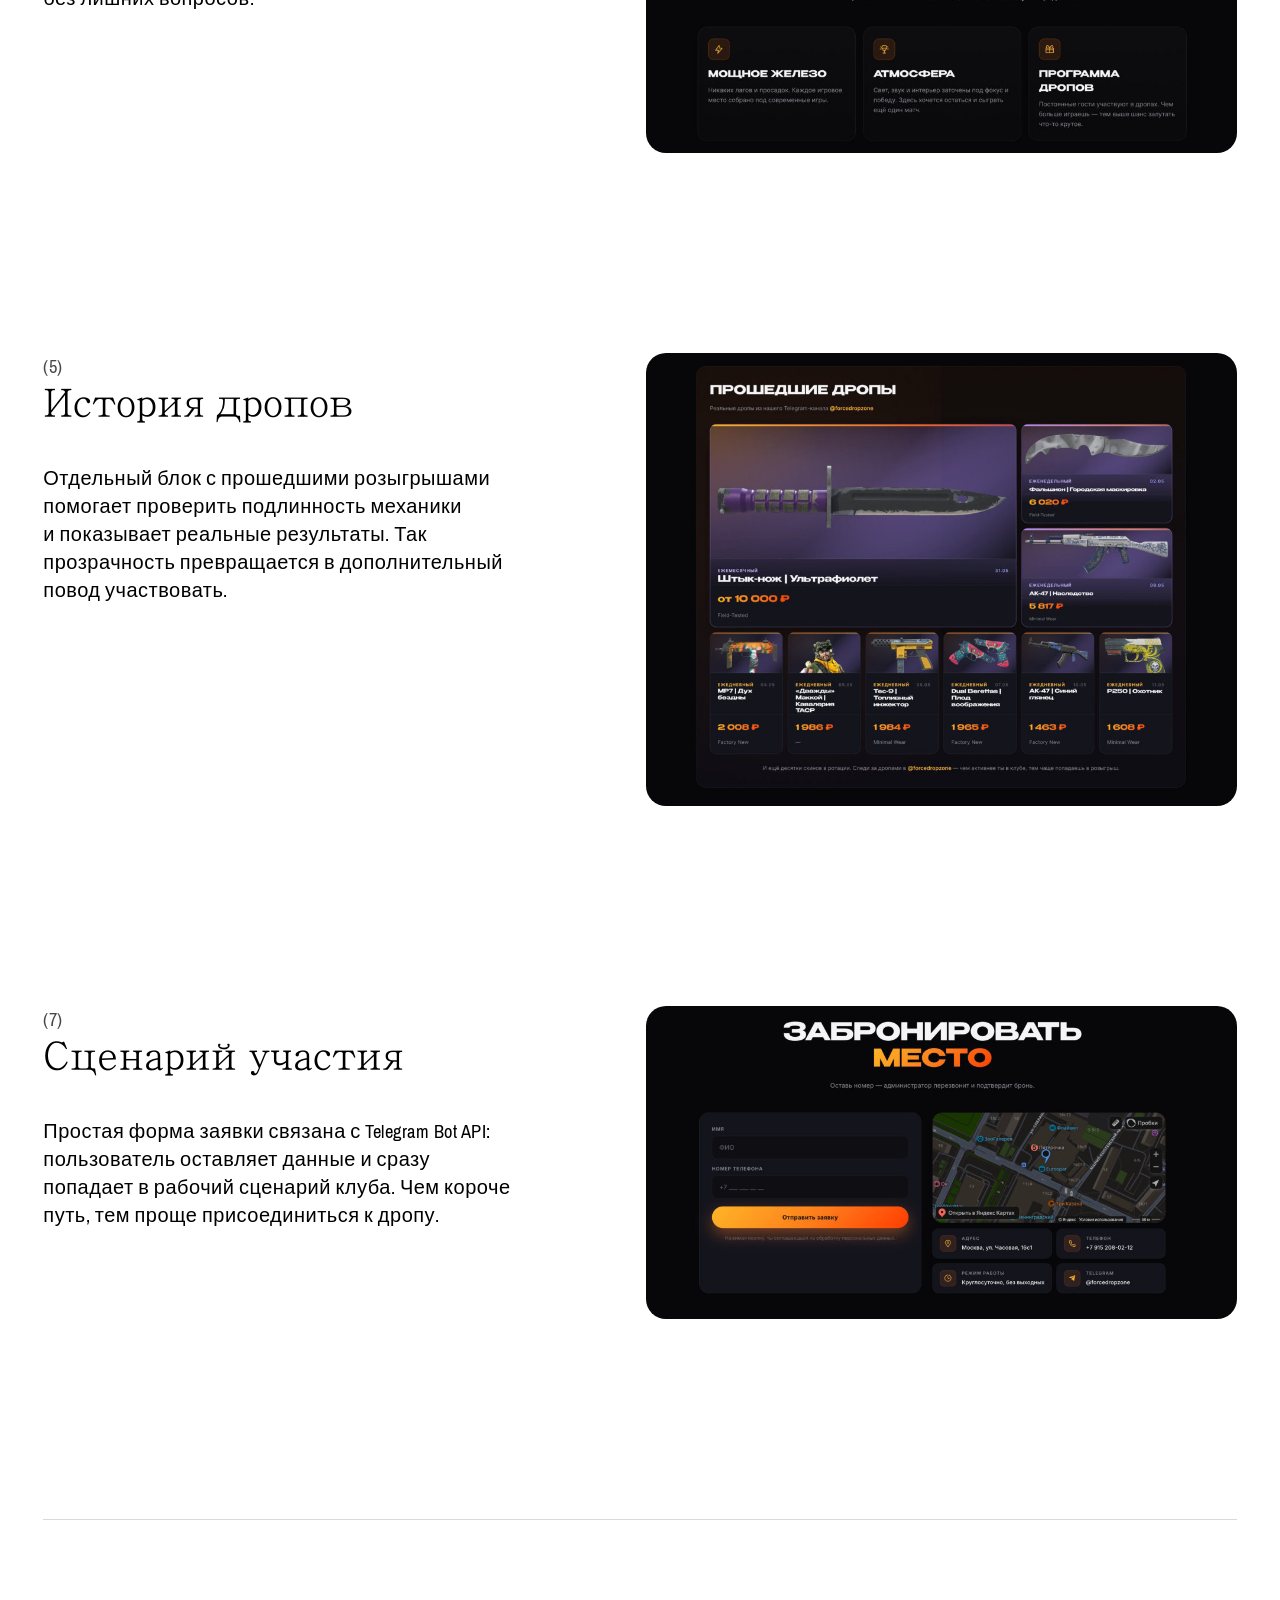
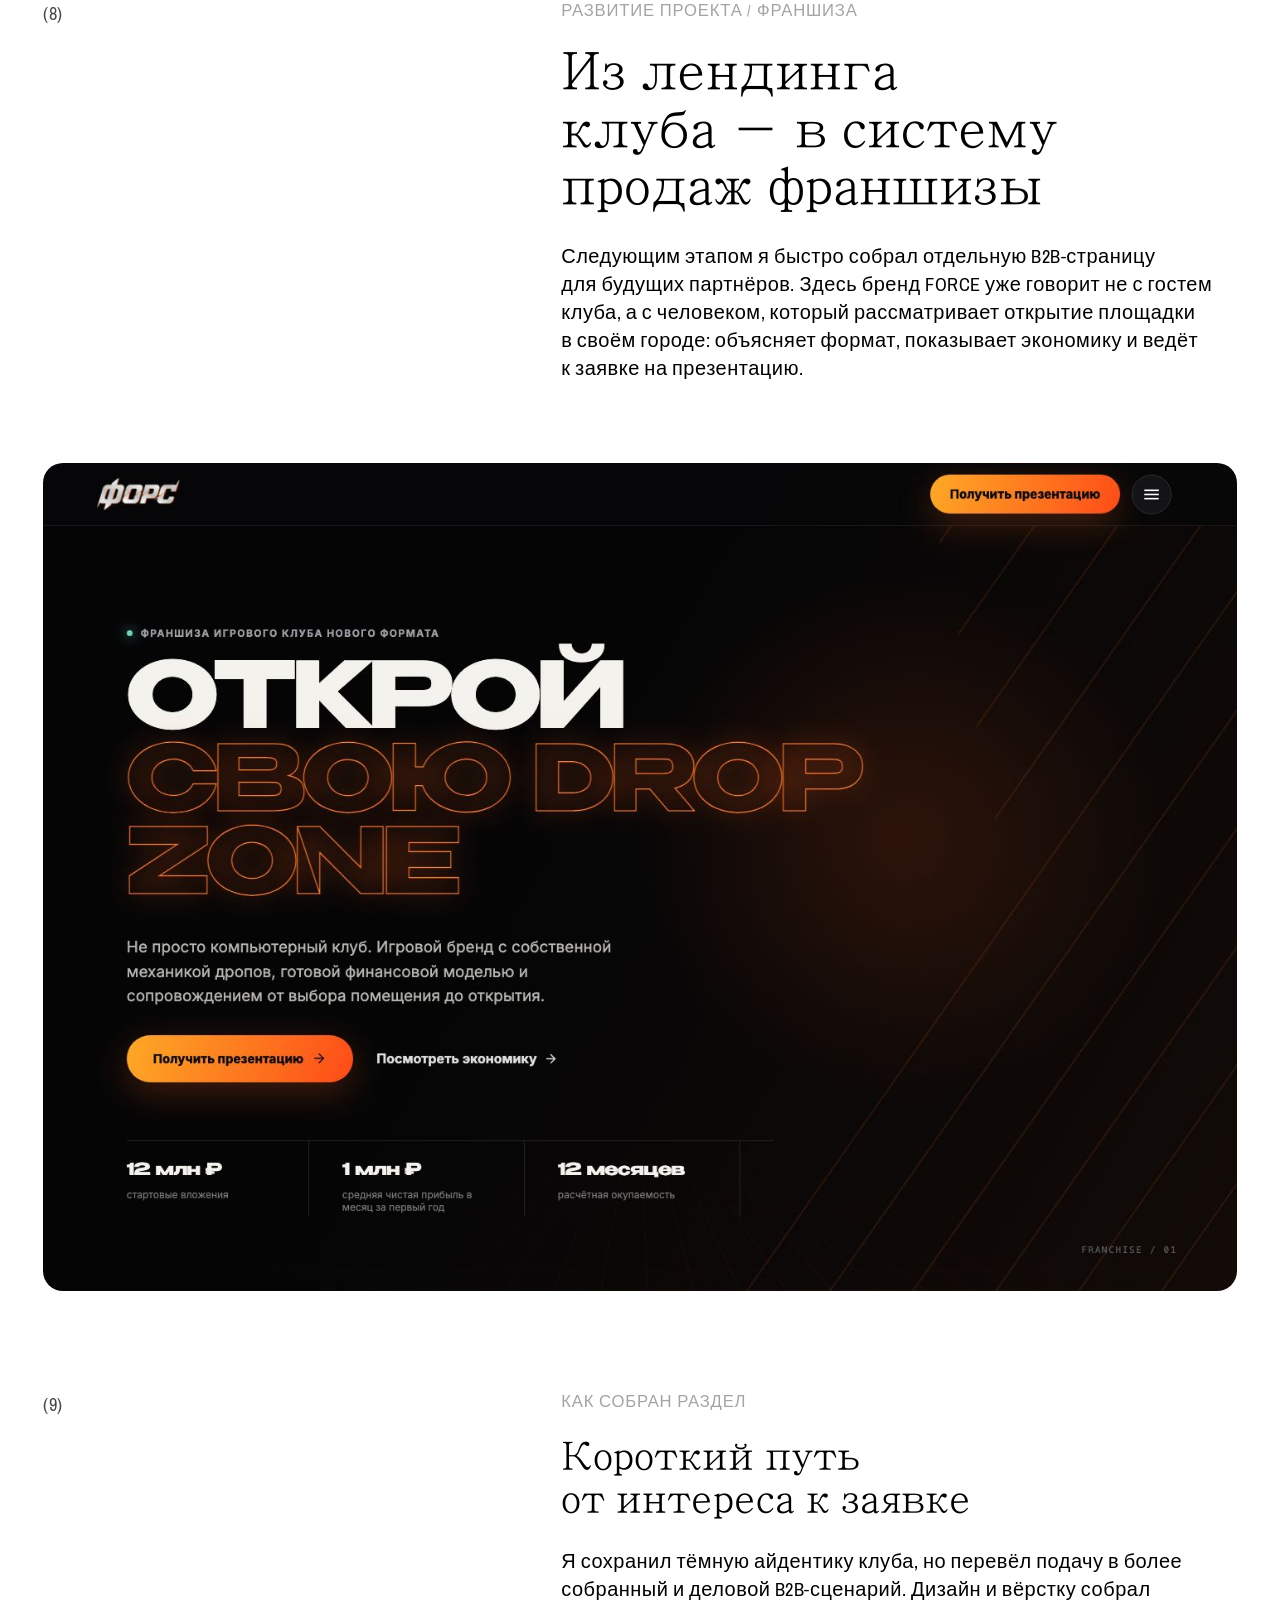
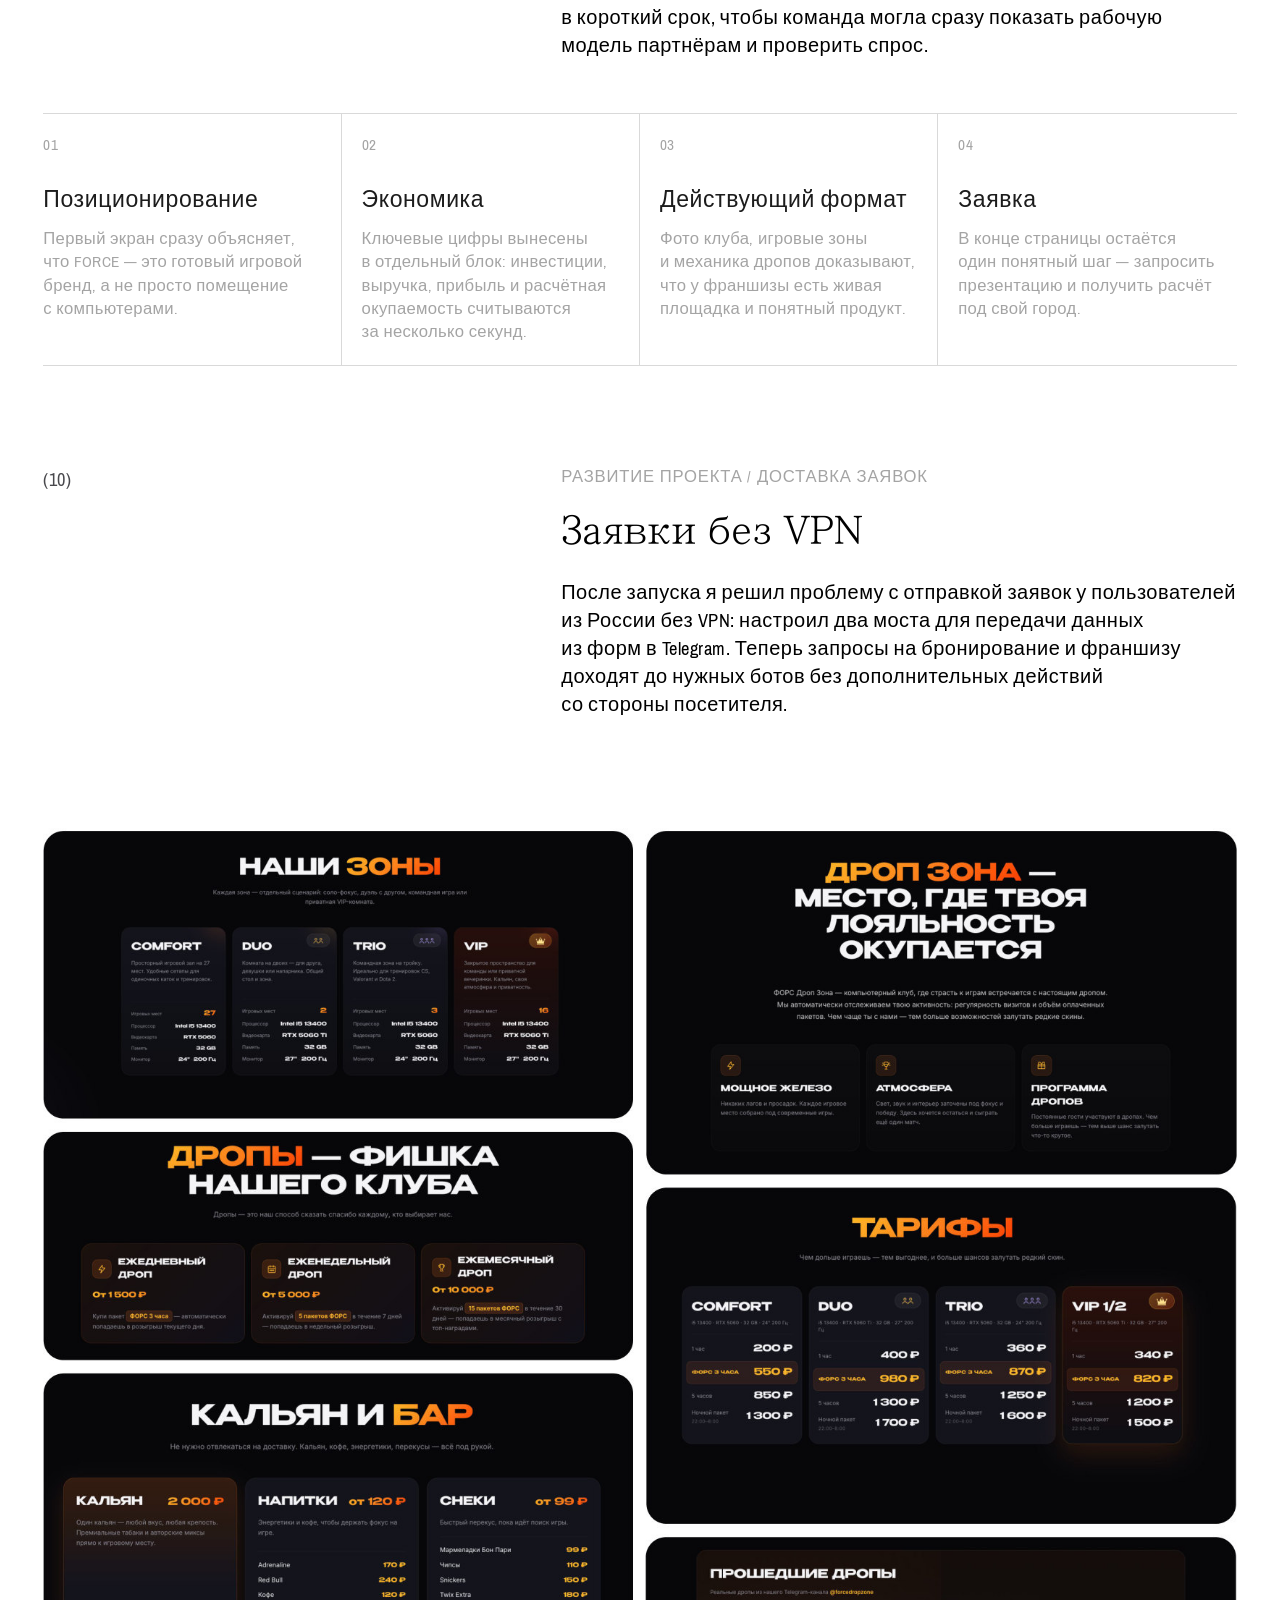
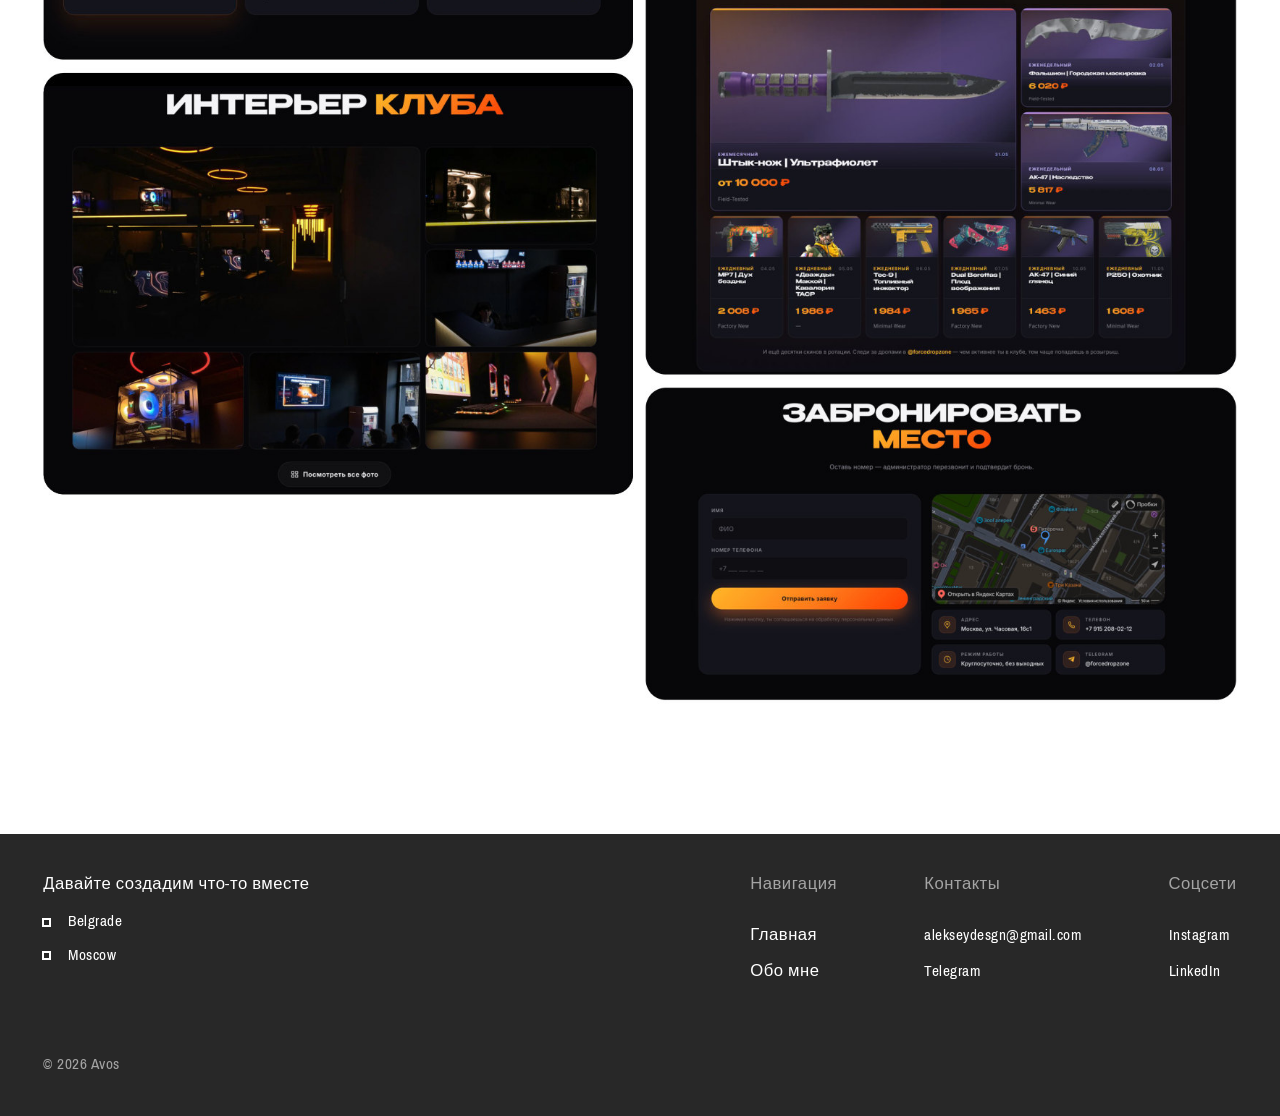
<file: force-drop-zone.html>
<!DOCTYPE html>
<html lang="ru" data-title-ru="Force Drop Zone — клуб и франшиза — Aleksey" data-title-en="Force Drop Zone — club and franchise system — Aleksey" data-description-ru="Кейс Force Drop Zone: сайт клуба и отдельный раздел франшизы." data-description-en="Force Drop Zone case study: a club website and a separate franchise section.">
<head>
  <meta charset="UTF-8" />
  <meta name="viewport" content="width=device-width, initial-scale=1.0" />
  <title>Force Drop Zone — клуб и франшиза — Aleksey</title>
  <meta name="description" content="Кейс Force Drop Zone: сайт клуба и отдельный раздел франшизы." />
  <link rel="icon" type="image/svg+xml" href="favicon.svg" />
  <link rel="alternate icon" type="image/png" href="favicon.png" />
  <link rel="apple-touch-icon" href="apple-touch-icon.png" />
  <link rel="preconnect" href="https://fonts.googleapis.com" />
  <link rel="preconnect" href="https://fonts.gstatic.com" crossorigin />
  <link href="https://fonts.googleapis.com/css2?family=Jeju+Myeongjo&family=EB+Garamond:ital@1&family=Pragati+Narrow:wght@400;700&display=swap" rel="stylesheet" />
  <link rel="stylesheet" href="assets/css/style.css?v=portfolio-review-1" />
</head>
<body>

  <header class="site-header">
    <nav class="pill pill--case">
      <a href="index.html">
        <svg class="arrow" viewBox="0 0 24 24" fill="none" xmlns="http://www.w3.org/2000/svg" aria-hidden="true"><path d="M20 12H4M4 12L10 6M4 12L10 18" stroke="currentColor" stroke-width="1.6" stroke-linecap="round" stroke-linejoin="round"/></svg>
        <span data-ru="Назад к работам" data-en="Back to works">Назад к работам</span>
      </a>
      <a href="#design" data-ru="К дизайну" data-en="Scroll to design">К дизайну</a>
    </nav>
    <button class="locale-float" id="languageToggle" type="button" aria-label="Переключить на английский"><span class="locale-globe" aria-hidden="true">◎</span><span class="locale-code">EN</span></button>
  </header>

  <main class="cs">
    <h1 class="cs__title" data-html="true" data-ru="Сайт<br />для Force Drop Zone" data-en="Website<br />for Force Drop Zone">Сайт<br />для Force Drop Zone</h1>

    <img class="cs__hero" src="assets/img/fz-hero.jpg" alt="Force Drop Zone landing on two MacBooks" />

    <div class="cs__meta cs__meta--brief">
      <div class="cs__meta-col">
        <p class="cs__label" data-ru="Задача" data-en="Brief">Задача</p>
        <p class="cs__text" data-ru="Объяснить механику дропов и дать гостям клуба и будущим партнёрам понятный путь к заявке." data-en="Explain how drops work and give club guests and potential franchise partners a clear way to send an enquiry.">Объяснить механику дропов и дать гостям клуба и будущим партнёрам понятный путь к заявке.</p>
      </div>
      <div class="cs__meta-col">
        <p class="cs__label" data-ru="Мой вклад" data-en="My contribution">Мой вклад</p>
        <p class="cs__text" data-ru="Спроектировал структуру, сделал дизайн в Figma, сверстал страницы и подключил формы к Telegram." data-en="I planned the structure, designed the pages in Figma, built the front end and connected the forms to Telegram.">Спроектировал структуру, сделал дизайн в Figma, сверстал страницы и подключил формы к Telegram.</p>
      </div>
      <div class="cs__meta-col">
        <p class="cs__label" data-ru="Результат" data-en="Result">Результат</p>
        <p class="cs__text" data-ru="Лендинг клуба и отдельная страница франшизы. Заявки на бронирование и франшизу приходят в Telegram." data-en="A club landing page and a separate franchise page. Booking and franchise enquiries are delivered to Telegram.">Лендинг клуба и отдельная страница франшизы. Заявки на бронирование и франшизу приходят в Telegram.</p>
      </div>
    </div>

    <div class="cs__top-actions" aria-label="Project links">
      <a class="cs__top-link" href="https://club.forcezon.ru/franchise/" target="_blank" rel="noopener" data-ru="Посетить сайт" data-en="Visit site">Посетить сайт</a>
    </div>

    <div class="cs__sections">
      <section class="cs__section cs__section--text">
        <div class="cs__body">
          <div class="cs__head"><p class="cs__num">(1)</p><h2 class="cs__h" data-ru="Что нужно было изменить" data-en="The challenge">Что нужно было изменить</h2></div>
          <p class="cs__p" data-ru="Пользователь не сразу понимает, как работают дропы и можно ли им доверять. Информация разрознена, история прошлых дропов не собрана в одном месте — из-за этого снижается доверие и желание участвовать." data-en="Users don&rsquo;t understand how skin giveaways work or whether they can trust them. Information is scattered, unclear, and there is no transparent history of past drops, which creates doubt and lowers participation.">Пользователь не сразу понимает, как работают дропы и можно ли им доверять. Информация разрознена, история прошлых дропов не собрана в одном месте — из-за этого снижается доверие и желание участвовать.</p>
        </div>
      </section>

      <section class="cs__section cs__section--text">
        <div class="cs__body">
          <div class="cs__head"><p class="cs__num">(2)</p><h2 class="cs__h" data-ru="Решение" data-en="Solution">Решение</h2></div>
          <p class="cs__p" data-ru="Я собрал игровой лендинг, который по шагам объясняет механику ежедневных дропов, показывает реальные результаты и ведёт пользователя к простой заявке, подключённой к Telegram." data-en="A gaming landing page that clearly explains how daily skin drops work, builds trust through transparent drop history, and allows users to easily join via a simple booking form connected to Telegram.">Я собрал игровой лендинг, который по шагам объясняет механику ежедневных дропов, показывает реальные результаты и ведёт пользователя к простой заявке, подключённой к Telegram.</p>
        </div>
      </section>

      <section class="cs__section">
        <div class="cs__body">
          <div class="cs__head"><p class="cs__num">(3)</p><h2 class="cs__h" data-ru="Принципы дизайна" data-en="Design principles">Принципы дизайна</h2></div>
          <p class="cs__p" data-ru="Тёмный игровой интерфейс поддерживает эстетику CS2 и сразу связывает сайт с аудиторией клуба." data-en="A dark, game-inspired UI aligned with CS2 aesthetics, creating an immediate connection with the target audience.">Тёмный игровой интерфейс поддерживает эстетику CS2 и сразу связывает сайт с аудиторией клуба.</p>
          <p class="cs__p" data-ru="Понятная иерархия объясняет механику дропов по шагам и снижает порог входа для нового пользователя." data-en="Clear information hierarchy that explains the drop mechanism step-by-step, reducing cognitive load for new users.">Понятная иерархия объясняет механику дропов по шагам и снижает порог входа для нового пользователя.</p>
          <p class="cs__p" data-ru="История прошлых дропов работает как доказательство и помогает сформировать доверие к бренду." data-en="Trust-driven design with visible history of past giveaways to increase credibility and engagement.">История прошлых дропов работает как доказательство и помогает сформировать доверие к бренду.</p>
        </div>
        <img class="cs__img" style="aspect-ratio:887/606" src="assets/img/fz-s3.jpg" alt="Force landing hero screen" />
      </section>

      <section class="cs__section">
        <div class="cs__body">
          <div class="cs__head"><p class="cs__num">(4)</p><h2 class="cs__h" data-ru="Позиционирование" data-en="Position">Позиционирование</h2></div>
          <p class="cs__p" data-ru="Пространство, где пользователь сразу понимает механику дропов и может уверенно участвовать без лишних вопросов." data-en="A transparent and engaging space where users instantly understand how drops work and can confidently participate without confusion or doubt.">Пространство, где пользователь сразу понимает механику дропов и может уверенно участвовать без лишних вопросов.</p>
        </div>
        <img class="cs__img" style="aspect-ratio:886/504" src="assets/img/fz-s4.jpg" alt="Drop zone — loyalty pays off" />
      </section>

      <section class="cs__section">
        <div class="cs__body">
          <div class="cs__head"><p class="cs__num">(5)</p><h2 class="cs__h" data-ru="История дропов" data-en="Drop history">История дропов</h2></div>
          <p class="cs__p" data-ru="Отдельный блок с прошедшими розыгрышами помогает проверить подлинность механики и показывает реальные результаты. Так прозрачность превращается в дополнительный повод участвовать." data-en="A dedicated section showcasing past skin giveaways, helping users verify authenticity and build trust in the system. It reinforces transparency and encourages participation by showing real outcomes.">Отдельный блок с прошедшими розыгрышами помогает проверить подлинность механики и показывает реальные результаты. Так прозрачность превращается в дополнительный повод участвовать.</p>
        </div>
        <img class="cs__img" style="aspect-ratio:886/680" src="assets/img/fz-s5.jpg" alt="Past drops history" />
      </section>

      <section class="cs__section">
        <div class="cs__body">
          <div class="cs__head"><p class="cs__num">(7)</p><h2 class="cs__h" data-ru="Сценарий участия" data-en="Participation Flow">Сценарий участия</h2></div>
          <p class="cs__p" data-ru="Простая форма заявки связана с Telegram Bot API: пользователь оставляет данные и сразу попадает в рабочий сценарий клуба. Чем короче путь, тем проще присоединиться к дропу." data-en="A simple booking form integrated with Telegram Bot API that allows users to instantly join daily drops. The streamlined flow reduces friction and makes participation fast and accessible.">Простая форма заявки связана с Telegram Bot API: пользователь оставляет данные и сразу попадает в рабочий сценарий клуба. Чем короче путь, тем проще присоединиться к дропу.</p>
        </div>
        <img class="cs__img" style="aspect-ratio:886/469" src="assets/img/fz-s7.jpg" alt="Booking form connected to Telegram" />
      </section>
    </div>

    <section class="cs__franchise" id="franchise">
      <div class="cs__franchise-intro">
        <p class="cs__num">(8)</p>
        <div class="cs__franchise-copy">
          <p class="cs__kicker" data-ru="Развитие проекта / франшиза" data-en="Project extension / franchise">Развитие проекта / франшиза</p>
          <h2 class="cs__franchise-title" data-ru="Из лендинга клуба — в систему продаж франшизы" data-en="From a club landing page to a franchise system">Из лендинга клуба — в систему продаж франшизы</h2>
          <p class="cs__p" data-ru="Следующим этапом я быстро собрал отдельную B2B-страницу для будущих партнёров. Здесь бренд FORCE уже говорит не с гостем клуба, а с человеком, который рассматривает открытие площадки в своём городе: объясняет формат, показывает экономику и ведёт к заявке на презентацию." data-en="The next stage was a fast, focused B2B page for future partners. FORCE now speaks to someone considering a club in their city: the page explains the format, shows the economics and leads directly to a presentation request.">Следующим этапом я быстро собрал отдельную B2B-страницу для будущих партнёров. Здесь бренд FORCE уже говорит не с гостем клуба, а с человеком, который рассматривает открытие площадки в своём городе: объясняет формат, показывает экономику и ведёт к заявке на презентацию.</p>
        </div>
      </div>

      <div class="cs__franchise-visual">
        <img src="assets/img/fz-franchise.jpg" alt="Force Drop Zone franchise website hero" loading="lazy" />
      </div>

      <div class="cs__franchise-details">
        <div class="cs__franchise-details-head">
          <p class="cs__num">(9)</p>
          <div>
            <p class="cs__kicker" data-ru="Как собран раздел" data-en="How the section works">Как собран раздел</p>
            <h2 class="cs__franchise-title cs__franchise-title--small" data-ru="Короткий путь от интереса к заявке" data-en="A short path from interest to enquiry">Короткий путь от интереса к заявке</h2>
            <p class="cs__p" data-ru="Я сохранил тёмную айдентику клуба, но перевёл подачу в более собранный и деловой B2B-сценарий. Дизайн и вёрстку собрал в короткий срок, чтобы команда могла сразу показать рабочую модель партнёрам и проверить спрос." data-en="I kept the club&rsquo;s dark visual identity but shifted the tone into a focused B2B scenario. I designed and built the page in a short timeframe so the team could quickly present the model to partners and test demand.">Я сохранил тёмную айдентику клуба, но перевёл подачу в более собранный и деловой B2B-сценарий. Дизайн и вёрстку собрал в короткий срок, чтобы команда могла сразу показать рабочую модель партнёрам и проверить спрос.</p>
          </div>
        </div>

        <div class="cs__franchise-points">
          <article class="cs__franchise-point">
            <p class="cs__point-num">01</p>
            <h3 data-ru="Позиционирование" data-en="Positioning">Позиционирование</h3>
            <p data-ru="Первый экран сразу объясняет, что FORCE — это готовый игровой бренд, а не просто помещение с компьютерами." data-en="The first screen makes it clear that FORCE is a ready gaming brand, not just a room with computers.">Первый экран сразу объясняет, что FORCE — это готовый игровой бренд, а не просто помещение с компьютерами.</p>
          </article>
          <article class="cs__franchise-point">
            <p class="cs__point-num">02</p>
            <h3 data-ru="Экономика" data-en="Economics">Экономика</h3>
            <p data-ru="Ключевые цифры вынесены в отдельный блок: инвестиции, выручка, прибыль и расчётная окупаемость считываются за несколько секунд." data-en="The key numbers get their own block: investment, revenue, profit and estimated payback can be read in a few seconds.">Ключевые цифры вынесены в отдельный блок: инвестиции, выручка, прибыль и расчётная окупаемость считываются за несколько секунд.</p>
          </article>
          <article class="cs__franchise-point">
            <p class="cs__point-num">03</p>
            <h3 data-ru="Действующий формат" data-en="Working format">Действующий формат</h3>
            <p data-ru="Фото клуба, игровые зоны и механика дропов доказывают, что у франшизы есть живая площадка и понятный продукт." data-en="Club photography, gaming zones and the drop mechanic show that the franchise has a live venue and a clear product.">Фото клуба, игровые зоны и механика дропов доказывают, что у франшизы есть живая площадка и понятный продукт.</p>
          </article>
          <article class="cs__franchise-point">
            <p class="cs__point-num">04</p>
            <h3 data-ru="Заявка" data-en="Enquiry">Заявка</h3>
            <p data-ru="В конце страницы остаётся один понятный шаг — запросить презентацию и получить расчёт под свой город." data-en="The page ends with one clear step: request the presentation and get a calculation for your city.">В конце страницы остаётся один понятный шаг — запросить презентацию и получить расчёт под свой город.</p>
          </article>
        </div>
      </div>

      <div class="cs__franchise-details cs__franchise-delivery">
        <div class="cs__franchise-details-head">
          <p class="cs__num">(10)</p>
          <div>
            <p class="cs__kicker" data-ru="Развитие проекта / доставка заявок" data-en="Project extension / lead delivery">Развитие проекта / доставка заявок</p>
            <h2 class="cs__franchise-title cs__franchise-title--small" data-ru="Заявки без VPN" data-en="Enquiries without a VPN">Заявки без VPN</h2>
            <p class="cs__p" data-ru="После запуска я решил проблему с отправкой заявок у пользователей из России без VPN: настроил два моста для передачи данных из форм в Telegram. Теперь запросы на бронирование и франшизу доходят до нужных ботов без дополнительных действий со стороны посетителя." data-en="After launch, I resolved form delivery for visitors in Russia without a VPN by setting up two bridges that relay submissions to Telegram. Booking and franchise enquiries now reach their respective bots without extra steps for the visitor.">После запуска я решил проблему с отправкой заявок у пользователей из России без VPN: настроил два моста для передачи данных из форм в Telegram. Теперь запросы на бронирование и франшизу доходят до нужных ботов без дополнительных действий со стороны посетителя.</p>
          </div>
        </div>
      </div>
    </section>

    <div class="cs__gallery" id="design">
      <img src="assets/img/fz-gallery.jpg" alt="Force Drop Zone landing — full design" />
    </div>
  </main>

  <footer class="footer">
    <div class="footer__grid">
      <div class="footer__left">
        <p class="footer__lead" data-ru="Давайте создадим что-то вместе" data-en="Let&rsquo;s make something">Давайте создадим что-то вместе</p>
        <ul class="footer__cities">
          <li><span class="dot"></span> Belgrade</li>
          <li><span class="dot"></span> Moscow</li>
        </ul>
        <p class="footer__copy">© 2026 Avos</p>
      </div>
      <div class="footer__cols">
        <div class="footer__col">
          <h4 data-ru="Навигация" data-en="Navigation">Навигация</h4>
          <p><a href="index.html" data-ru="Главная" data-en="Home">Главная</a></p>
          <p><a href="about.html" data-ru="Обо мне" data-en="About">Обо мне</a></p>
        </div>
        <div class="footer__col">
          <h4 data-ru="Контакты" data-en="Contact">Контакты</h4>
          <p><a href="mailto:alekseydesgn@gmail.com">alekseydesgn@gmail.com</a></p>
          <p><a href="https://t.me/fiftyc50" target="_blank" rel="noopener">Telegram</a></p>
        </div>
        <div class="footer__col">
          <h4 data-ru="Соцсети" data-en="Social">Соцсети</h4>
          <p><a href="https://www.instagram.com/alekseygsgn/" target="_blank" rel="noopener">Instagram</a></p>
          <p><a href="https://www.linkedin.com/in/aleksey-valeev-159538419/" target="_blank" rel="noopener">LinkedIn</a></p>
        </div>
      </div>
    </div>
  </footer>

  <script src="assets/js/main.js?v=20261003-1"></script>
</body>
</html>
</file>
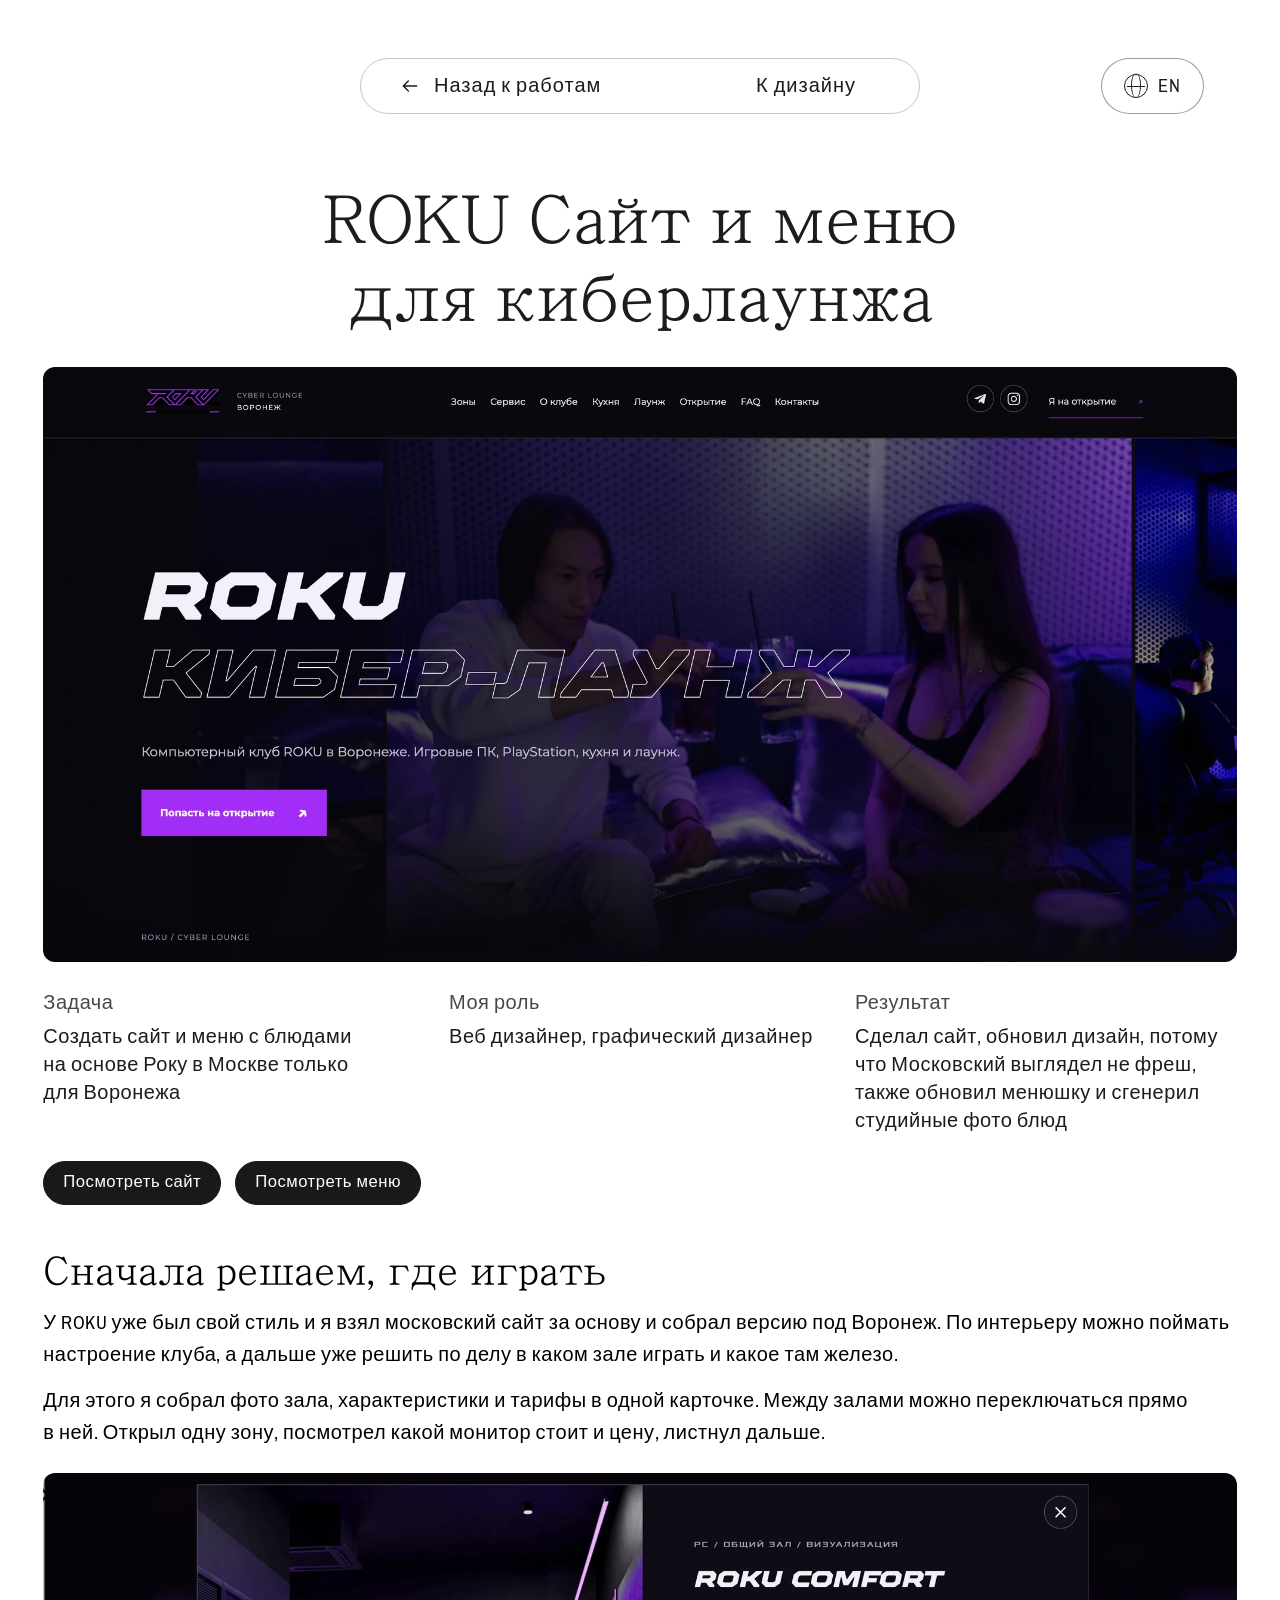
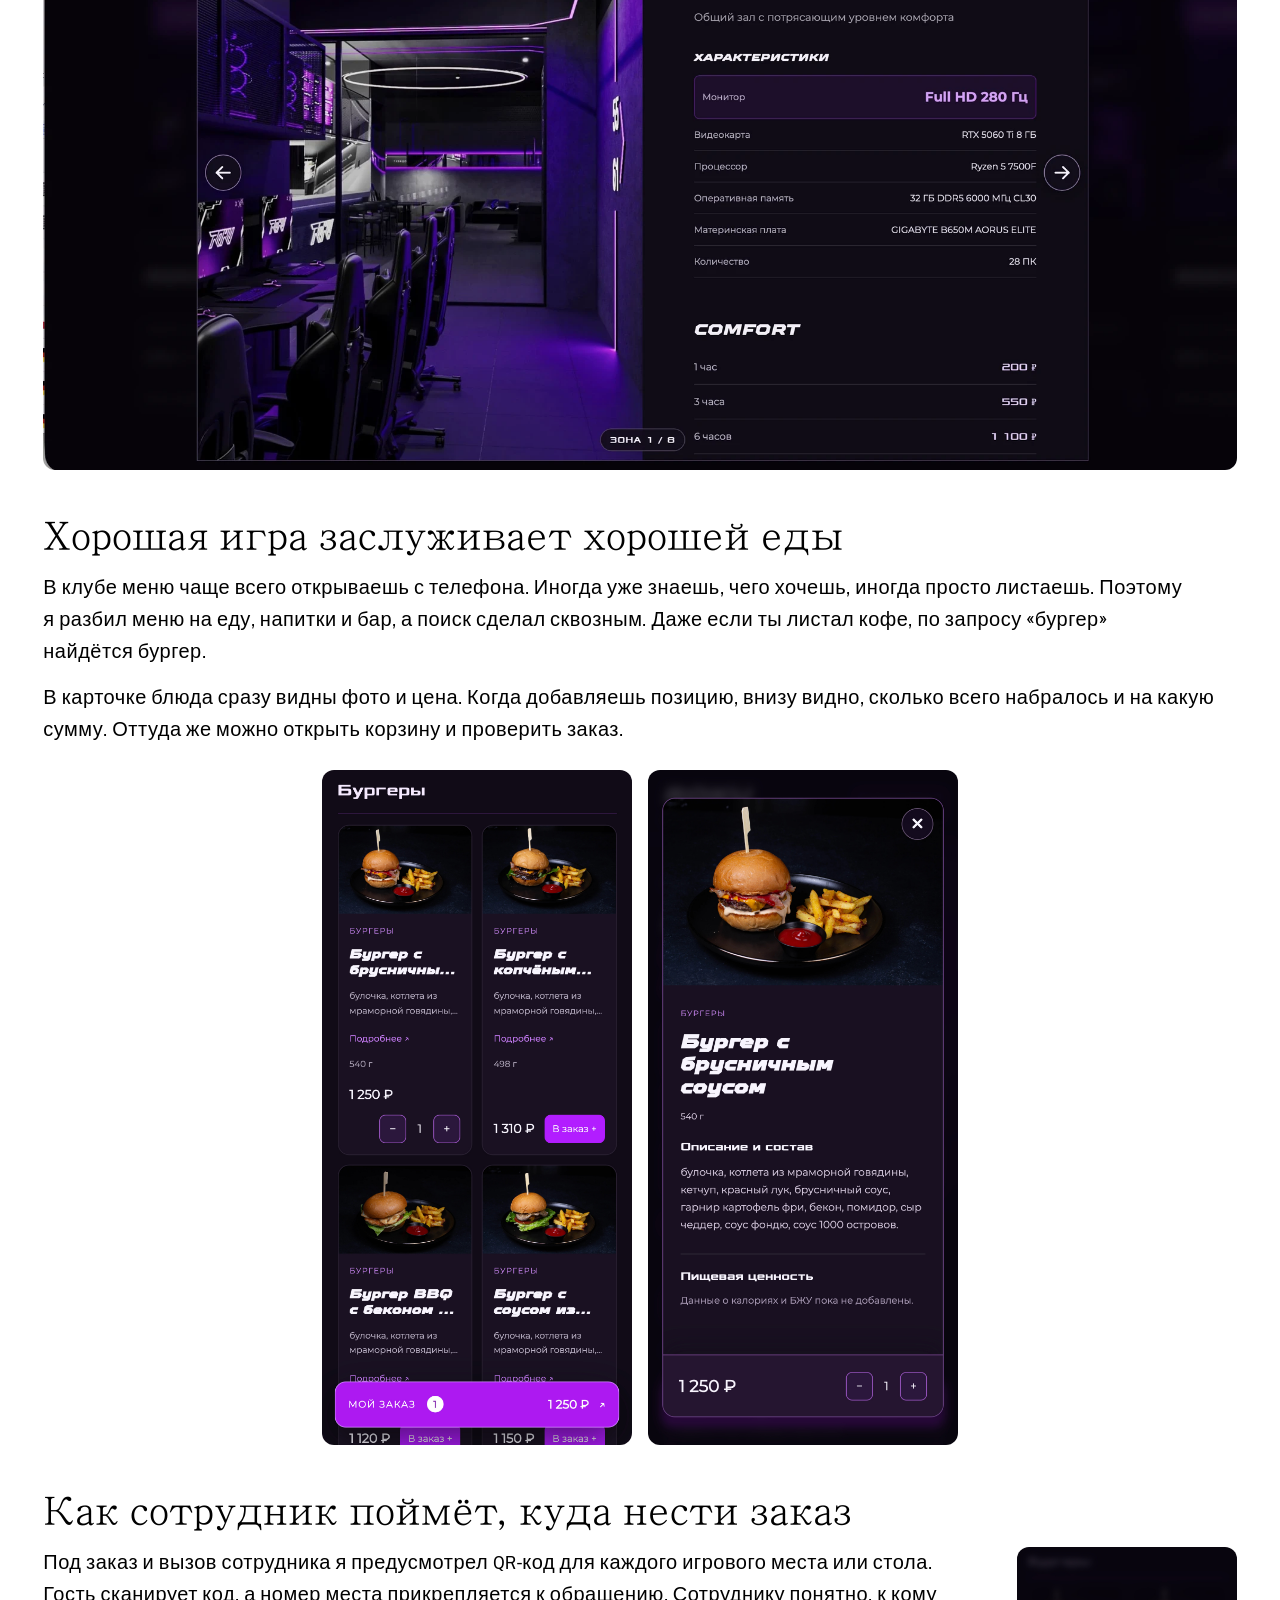
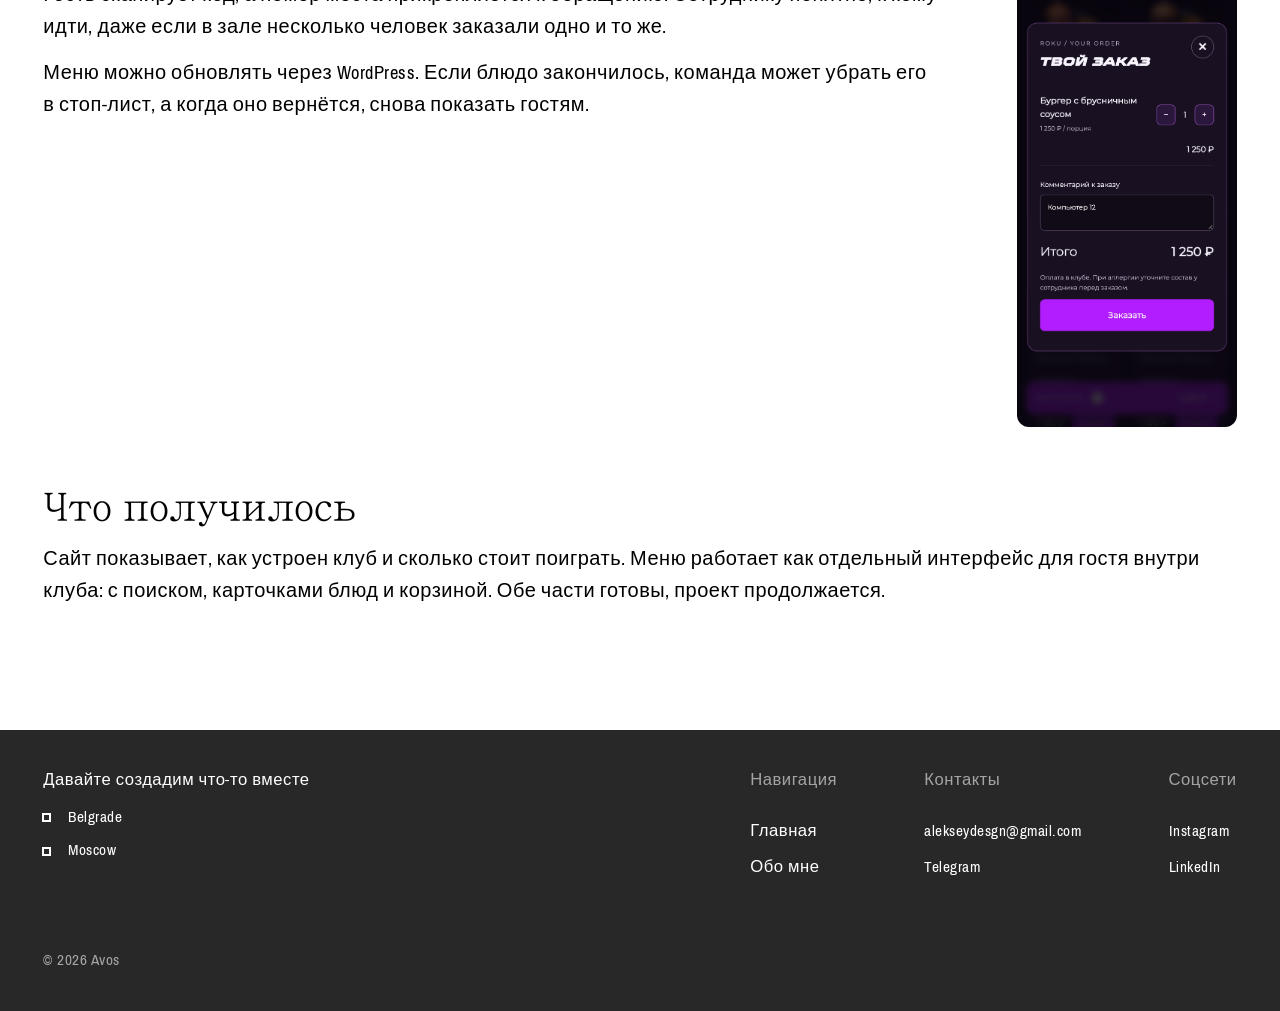
<file: roku.html>
<!DOCTYPE html>
<html lang="ru" data-description-ru="Сайт и меню для киберлаунжа" data-description-en="Website and digital menu for a gaming lounge">
<head>
  <meta charset="UTF-8" />
  <meta name="viewport" content="width=device-width, initial-scale=1.0" />
  <title>ROKU Aleksey</title>
  <meta name="description" content="Сайт и меню для киберлаунжа">
  <link rel="icon" type="image/svg+xml" href="favicon.svg" />
  <link rel="alternate icon" type="image/png" href="favicon.png" />
  <link rel="apple-touch-icon" href="apple-touch-icon.png" />
  <link rel="preconnect" href="https://fonts.googleapis.com" />
  <link rel="preconnect" href="https://fonts.gstatic.com" crossorigin />
  <link href="https://fonts.googleapis.com/css2?family=Jeju+Myeongjo&family=EB+Garamond:ital@1&family=Pragati+Narrow:wght@400;700&display=swap" rel="stylesheet" />
  <link rel="stylesheet" href="assets/css/style.css?v=portfolio-review-1" />
<style>
.roku-case .cs__p{margin:14px 0;line-height:1.6}
.roku-case .cs__meta-col .cs__p{margin:0}
.roku-case .cs__top-actions{margin-top:26px;margin-bottom:14px}
.roku-case .cs__top-link{border:1px solid #191919;padding:9px 19px}
.roku-case .cs__top-link:hover{background:transparent;color:#191919;transform:none}
.roku-case .cs__h{margin-top:44px}
.roku-photos{display:flex;align-items:start;gap:16px;margin:24px 0}
.roku-photos img,.roku-placeholder{flex:1 1 0;width:0;min-width:0;border-radius:12px}
.roku-photos--mobile{justify-content:center}
.roku-photos--mobile>*{max-width:310px}
.roku-cart-section{display:flow-root}
.roku-cart{float:right;width:clamp(125px,30%,220px);margin:14px 0 14px clamp(12px,3vw,32px)}
.roku-cart img,.roku-cart .roku-placeholder{width:100%;height:auto;border-radius:12px}
.roku-placeholder{padding:24px;background:#ece9f0;color:#222}
@media(max-width:520px){.roku-photos{gap:8px}.roku-placeholder{padding:8px}}
</style></head>
<body>

  <header class="site-header">
    <nav class="pill pill--case">
      <a href="index.html">
        <svg class="arrow" viewBox="0 0 24 24" fill="none" xmlns="http://www.w3.org/2000/svg" aria-hidden="true"><path d="M20 12H4M4 12L10 6M4 12L10 18" stroke="currentColor" stroke-width="1.6" stroke-linecap="round" stroke-linejoin="round"/></svg>
        <span data-ru="Назад к работам" data-en="Back to works">Назад к работам</span>
      </a>
      <a href="#design" data-ru="К дизайну" data-en="Scroll to design">К дизайну</a>
    </nav>
    <button class="locale-float" id="languageToggle" type="button" aria-label="Переключить на английский"><span class="locale-globe" aria-hidden="true">◎</span><span class="locale-code">EN</span></button>
  </header>

  <main class="cs roku-case" id="design"><h1 class="cs__title" data-ru="ROKU Сайт и меню для киберлаунжа" data-en="Website and menu for Roku cyberclub"></h1>
    <div class="roku-photos"><img src="assets/img/roku/hero.webp" alt="Первый экран сайта" data-alt-ru="Первый экран сайта" data-alt-en="Website homepage" loading="lazy"></div>
  
    <div class="cs__meta cs__meta--brief">
      <div class="cs__meta-col">
        <p class="cs__label" data-ru="Задача" data-en="Brief">Задача</p>
        <p class="cs__text" data-ru="Создать сайт и меню с блюдами на основе Року в Москве только для Воронежа" data-en="Create a website and a menu with dishes based on Roku in Moscow, specifically for Voronezh">Создать сайт и меню с блюдами на основе Року в Москве только для Воронежа</p>
      </div>
      <div class="cs__meta-col">
        <p class="cs__label" data-ru="Моя роль" data-en="My role">Моя роль</p>
        <p class="cs__text" data-ru="Веб дизайнер, графический дизайнер" data-en="Web designer, Graphic designer">Веб дизайнер, графический дизайнер</p>
      </div>
      <div class="cs__meta-col">
        <p class="cs__label" data-ru="Результат" data-en="Result">Результат</p>
        <p class="cs__text" data-ru="Сделал сайт, обновил дизайн, потому что Московский выглядел не фреш, также обновил менюшку и сгенерил студийные фото блюд" data-en="I make the website, updated the design because the Moscow one doesn’t look fresh, and I also updated the menu and generated studio photos of the dishes">Сделал сайт, обновил дизайн, потому что Московский выглядел не фреш, также обновил менюшку и сгенерил студийные фото блюд</p>
      </div>
    </div>
    
    <div class="cs__top-actions">
      <a class="cs__top-link" href="https://rokuvoronezh.club/" target="_blank" rel="noopener" data-ru="Посмотреть сайт" data-en="View website">Посмотреть сайт</a>
      <a class="cs__top-link" href="https://rokucyber.club/services/" target="_blank" rel="noopener" data-ru="Посмотреть меню" data-en="View menu">Посмотреть меню</a>
    </div>
    <h2 class="cs__h" data-ru="Сначала решаем, где играть" data-en="First, choosing where to play">Сначала решаем, где играть</h2><p class="cs__p" data-ru="У ROKU уже был свой стиль и я взял московский сайт за основу и собрал версию под Воронеж. По интерьеру можно поймать настроение клуба, а дальше уже решить по делу в каком зале играть и какое там железо." data-en="ROKU already had an established look. I used the Moscow website as a starting point and adapted it for Voronezh. Photos give visitors a feel for the club, while equipment specs and pricing help them choose where to play.">У ROKU уже был свой стиль и я взял московский сайт за основу и собрал версию под Воронеж. По интерьеру можно поймать настроение клуба, а дальше уже решить по делу в каком зале играть и какое там железо.</p>
    <p class="cs__p" data-ru="Для этого я собрал фото зала, характеристики и тарифы в одной карточке. Между залами можно переключаться прямо в ней. Открыл одну зону, посмотрел какой монитор стоит и цену, листнул дальше." data-en="I put photos, equipment specs, and rates in one card. Visitors can switch between gaming areas right there, check the monitor and price in one area, then move on to the next.">Для этого я собрал фото зала, характеристики и тарифы в одной карточке. Между залами можно переключаться прямо в ней. Открыл одну зону, посмотрел какой монитор стоит и цену, листнул дальше.</p>
 <div class="roku-photos"><img src="assets/img/roku/zones.webp" alt="Карточка игровой зоны" data-alt-ru="Карточка игровой зоны" data-alt-en="Gaming area card" loading="lazy"></div>
    <h2 class="cs__h" data-ru="Хорошая игра заслуживает хорошей еды" data-en="Good games deserve good food">Хорошая игра заслуживает хорошей еды</h2>
    <p class="cs__p" data-ru="В клубе меню чаще всего открываешь с телефона. Иногда уже знаешь, чего хочешь, иногда просто листаешь. Поэтому я разбил меню на еду, напитки и бар, а поиск сделал сквозным. Даже если ты листал кофе, по запросу «бургер» найдётся бургер." data-en="At the club, guests usually open the menu on their phones. Some know what they want, others are just browsing. I split the menu into food, drinks, and bar items, with search across all three. Searching for “burger” still finds burgers even if you were browsing coffee.">В клубе меню чаще всего открываешь с телефона. Иногда уже знаешь, чего хочешь, иногда просто листаешь. Поэтому я разбил меню на еду, напитки и бар, а поиск сделал сквозным. Даже если ты листал кофе, по запросу «бургер» найдётся бургер.</p>
    <p class="cs__p" data-ru="В карточке блюда сразу видны фото и цена. Когда добавляешь позицию, внизу видно, сколько всего набралось и на какую сумму. Оттуда же можно открыть корзину и проверить заказ." data-en="Each dish card shows a photo and price. Once guests add an item, the bar at the bottom shows how many items they have and the running total. They can open the cart from there to review the order.">В карточке блюда сразу видны фото и цена. Когда добавляешь позицию, внизу видно, сколько всего набралось и на какую сумму. Оттуда же можно открыть корзину и проверить заказ.</p>
 <div class="roku-photos roku-photos--mobile"><img src="assets/img/roku/search.jpg?v=retina" alt="Мобильный каталог" data-alt-ru="Мобильный каталог" data-alt-en="Mobile menu catalog" loading="lazy"><img src="assets/img/roku/dish.jpg?v=retina" alt="Карточка блюда" data-alt-ru="Карточка блюда" data-alt-en="Dish details" loading="lazy"></div>
    <h2 class="cs__h" data-ru="Как сотрудник поймёт, куда нести заказ" data-en="How staff know where to deliver an order">Как сотрудник поймёт, куда нести заказ</h2>
 <div class="roku-cart-section">
   <div class="roku-cart">
     <img src="assets/img/roku/cart.jpg?v=retina" alt="Корзина" data-alt-ru="Корзина" data-alt-en="Order cart" loading="lazy"></div>
   <p class="cs__p" data-ru="Под заказ и вызов сотрудника я предусмотрел QR-код для каждого игрового места или стола. Гость сканирует код, а номер места прикрепляется к обращению. Сотруднику понятно, к кому идти, даже если в зале несколько человек заказали одно и то же." data-en="I assigned a QR code to each gaming station and table for ordering and calling staff. When guests scan it, their station or table number is attached to the request. Staff know where to go even if several guests order the same thing.">Под заказ и вызов сотрудника я предусмотрел QR-код для каждого игрового места или стола. Гость сканирует код, а номер места прикрепляется к обращению. Сотруднику понятно, к кому идти, даже если в зале несколько человек заказали одно и то же.</p>
   <p class="cs__p" data-ru="Меню можно обновлять через WordPress. Если блюдо закончилось, команда может убрать его в стоп-лист, а когда оно вернётся, снова показать гостям." data-en="The club team can update the menu in WordPress. If a dish sells out, they can hide it until it is available again.">Меню можно обновлять через WordPress. Если блюдо закончилось, команда может убрать его в стоп-лист, а когда оно вернётся, снова показать гостям.</p></div>
    <h2 class="cs__h" data-ru="Что получилось" data-en="The result">Что получилось</h2>
    <p class="cs__p" data-ru="Сайт показывает, как устроен клуб и сколько стоит поиграть. Меню работает как отдельный интерфейс для гостя внутри клуба: с поиском, карточками блюд и корзиной. Обе части готовы, проект продолжается." data-en="The website shows visitors what the club is like and how much it costs to play. The menu gives guests a dedicated interface for browsing, searching, and putting together an order while they are at the club. Both are complete, and the project is ongoing.">Сайт показывает, как устроен клуб и сколько стоит поиграть. Меню работает как отдельный интерфейс для гостя внутри клуба: с поиском, карточками блюд и корзиной. Обе части готовы, проект продолжается.</p></main>

  <footer class="footer">
    <div class="footer__grid">
      <div class="footer__left">
        <p class="footer__lead" data-ru="Давайте создадим что-то вместе" data-en="Let&rsquo;s make something">Давайте создадим что-то вместе</p>
        <ul class="footer__cities">
          <li><span class="dot"></span> Belgrade</li>
          <li><span class="dot"></span> Moscow</li>
        </ul>
        <p class="footer__copy">© 2026 Avos</p>
      </div>
      <div class="footer__cols">
        <div class="footer__col">
          <h4 data-ru="Навигация" data-en="Navigation">Навигация</h4>
          <p><a href="index.html" data-ru="Главная" data-en="Home">Главная</a></p>
          <p><a href="about.html" data-ru="Обо мне" data-en="About">Обо мне</a></p>
        </div>
        <div class="footer__col">
          <h4 data-ru="Контакты" data-en="Contact">Контакты</h4>
          <p><a href="mailto:alekseydesgn@gmail.com">alekseydesgn@gmail.com</a></p>
          <p><a href="https://t.me/fiftyc50" target="_blank" rel="noopener">Telegram</a></p>
        </div>
        <div class="footer__col">
          <h4 data-ru="Соцсети" data-en="Social">Соцсети</h4>
          <p><a href="https://www.instagram.com/alekseygsgn/" target="_blank" rel="noopener">Instagram</a></p>
          <p><a href="https://www.linkedin.com/in/aleksey-valeev-159538419/" target="_blank" rel="noopener">LinkedIn</a></p>
        </div>
      </div>
    </div>
  </footer>

  <script src="assets/js/main.js?v=roku-en"></script>
</body>
</html>
</file>
<file: assets/css/style.css>
/* =========================================================
   Aleksey — portfolio
   Design is spec'd on a 1920 canvas (vw units) but capped to a
   ~1300px content width and centered, so the scale stays compact
   on large screens (reference: nikamakes.design).
   Fonts: Jeju Myeongjo · EB Garamond · Pragati Narrow.
   ========================================================= */

:root {
  --bg:        #ffffff;
  --ink:       #282828;
  --muted:     #A4A4A4;
  --btn-bg:    #191919;
  --dark:      #282828;
  --dark-ink:  #ffffff;
  --dark-mut:  #A4A4A4;
  --maxw:      1300px;
  --radius:    90px;
  --narrow: "Pragati Narrow", "Arial Narrow", sans-serif;
  --jeju: "Jeju Myeongjo", "Times New Roman", serif;
  --garamond: "EB Garamond", Georgia, serif;
}

* { box-sizing: border-box; }
html { scroll-behavior: smooth; }

body {
  margin: 0;
  background: var(--bg);
  color: var(--ink);
  font-family: var(--narrow);
  font-size: clamp(14px, 1.5625vw, 20px);
  line-height: 1.4;
  -webkit-font-smoothing: antialiased;
  text-rendering: optimizeLegibility;
  overflow-x: hidden;
}
a { color: inherit; text-decoration: none; }
img { display: block; max-width: 100%; }

/* ---------------------------------------------------------
   Header / nav pill
   --------------------------------------------------------- */
.site-header {
  position: fixed;
  top: clamp(16px, 4.5vw, 64px); left: 50%;
  width: min(calc(var(--maxw) - 88px), calc(100vw - 88px));
  padding-inline: 32px;
  display: flex;
  align-items: center;
  justify-content: space-between;
  gap: 18px;
  transform: translateX(-50%);
  z-index: 200;
  pointer-events: none;
  transition: transform .35s ease;
}
.site-header--hidden { transform: translate(-50%, -200%); }
.site-header__left { display: flex; align-items: center; gap: 10px; pointer-events: auto; }
.pill { pointer-events: auto; }

/* home pill (compact) */
.pill--home {
  width: auto;
  height: 56px;
  display: flex;
  align-items: center;
  justify-content: space-between;
  padding: 5px 30px;
  gap: 42px;
  border-radius: var(--radius);
  background: rgba(105, 105, 105, .55);
  -webkit-backdrop-filter: blur(10px);
  backdrop-filter: blur(10px);
  transition: background .35s ease, box-shadow .35s ease;
}
.pill__group { display: flex; align-items: center; gap: 30px; }
.pill--home .pill__logo,
.pill--home .pill__link {
  font-family: var(--narrow);
  font-size: 19px;
  letter-spacing: 1px;
  color: #E5E5E5;
  transition: opacity .2s ease, color .35s ease;
}
.pill--home .pill__link:hover,
.pill--home .pill__logo:hover { opacity: .8; }
/* non-current nav item is muted (the disabled-button gray) */
.pill--home .pill__link.is-muted,
.site-header--light .pill--home .pill__link.is-muted { color: #A4A4A4; }
.site-header__left .pill__cta {
  height: 56px; display: inline-flex; align-items: center; justify-content: center;
  padding: 7px 28px;
  border-radius: 70px;
  background: #000;
  color: #fff;
  font-family: var(--narrow);
  font-size: 19px;
  letter-spacing: 1px;
  transition: transform .25s ease, background .25s ease;
}
.site-header__left .pill__cta:hover { transform: translateY(-1px); background: #111; }
.pill__locale--home {
  color: #E5E5E5;
  border-left-color: rgba(255,255,255,.4);
  padding-left: 12px;
  flex: 0 0 auto;
}
.site-header--light .pill__locale--home { color: #282828; border-left-color: rgba(28,28,28,.28); }

/* past the hero frame — white pill, dark text */
.site-header--light .pill--home {
  background: rgba(255, 255, 255, .88);
  box-shadow: inset 0 0 0 1px rgba(72, 72, 76, .22);
}
.site-header--light .pill--home .pill__logo,
.site-header--light .pill--home .pill__link { color: #282828; }

/* case pill (compact) */
.pill--case {
  width: min(560px, calc(100% - 140px));
  height: 56px;
  padding: 5px 64px 5px 40px;
  border-radius: var(--radius);
  display: flex;
  align-items: center;
  justify-content: space-between;
  background: rgba(255, 255, 255, .60);
  outline: 1px solid rgba(72, 72, 76, .30);
  outline-offset: -1px;
  -webkit-backdrop-filter: blur(10px);
  backdrop-filter: blur(10px);
  position: absolute; left: 50%; transform: translateX(-50%);
}
.site-header > .locale-float { margin-left: auto; }
.pill--case a {
  font-family: var(--narrow);
  font-size: 20px;
  letter-spacing: 1px;
  color: #1C1C1C;
  display: inline-flex;
  align-items: center;
  gap: 14px;
  transition: opacity .2s ease;
}
.pill--case a:hover { opacity: .55; }
.pill--case .arrow { width: 20px; height: 20px; flex: none; }
.pill__locale {
  appearance: none;
  border: 0;
  border-left: 1px solid rgba(28, 28, 28, .25);
  background: transparent;
  padding: 2px 0 2px 20px;
  color: #1C1C1C;
  font-family: var(--narrow);
  font-size: 17px;
  letter-spacing: 1px;
  cursor: pointer;
  transition: opacity .2s ease;
}
.pill__locale:hover { opacity: .55; }
.locale-float {
  pointer-events: auto; appearance: none; height: 56px; min-width: 94px;
  padding: 0 22px; border: 1px solid rgba(72,72,76,.55); border-radius: 90px;
  background: rgba(255,255,255,.72); color: #1c1c1c; backdrop-filter: blur(10px);
  display: inline-flex; align-items: center; justify-content: center; gap: 10px;
  font: 20px var(--narrow); letter-spacing: 1px; cursor: pointer; transition: opacity .2s, background .3s, color .3s;
}
.locale-float:hover { opacity: .65; }
.locale-float--dark { background: rgba(105,105,105,.68); color: #fff; border-color: rgba(255,255,255,.35); }
.locale-globe { position: relative; width: 24px; height: 24px; border: 1.5px solid currentColor; border-radius: 50%; font-size: 0; }
.locale-globe::before { content: ""; position: absolute; left: 6px; right: 6px; top: -1.5px; bottom: -1.5px; border: 1.5px solid currentColor; border-top: 0; border-bottom: 0; border-radius: 50%; }
.locale-globe::after { content: ""; position: absolute; left: 2px; right: 2px; top: 50%; border-top: 1.5px solid currentColor; }
.site-header--light .locale-float--dark { background: rgba(255,255,255,.88); color: #282828; border-color: rgba(72,72,76,.3); }

/* ---------------------------------------------------------
   Home — hero (grain 1:1 from the design)
   --------------------------------------------------------- */
.hero {
  max-width: var(--maxw);
  margin: 0 auto;
  padding: min(3.385vw, 44px) min(3.385vw, 44px) 0;
}
.hero__panel {
  position: relative;
  border-radius: min(1.5625vw, 20px);
  overflow: hidden;
  height: clamp(550px, 34vw, 445px);
}
.hero__bg { position: absolute; inset: 0; width: 100%; height: 100%; object-fit: cover; object-position: top; }
.hero__copy {
  position: absolute;
  left: min(4.167vw, 54px);
  bottom: min(4.167vw, 54px);
  right: min(4.167vw, 54px);
  text-align: left;
  color: #fff;
}
/* The bust is independently draggable, with the page still scrollable on touch. */
.hero__avatar {
  position: absolute;
  right: clamp(12px, 4vw, 52px);
  bottom: -4%;
  width: 44%;
  height: 105%;
  background: center / auto 88% no-repeat url("../img/aleksey-avatar.webp");
  --poster-color: transparent;
}
.hero__avatar::part(default-progress-bar) { display: none; }
.hero__avatar:defined { background: none; }
.hero__copy { right: 44%; }

@media (max-width: 760px) {
  .hero__panel { height: clamp(330px, 85vw, 460px); }
  .hero__avatar { right: -2%; bottom: 5%; width: 82%; height: 83%; }
  .hero__panel::after {
    content: "";
    position: absolute;
    inset: 42% 0 0;
    background: linear-gradient(transparent, rgb(14 12 19 / 82%));
    pointer-events: none;
  }
  .hero__copy { z-index: 1; right: 20px; bottom: 22px; left: 20px; }
}
.hero__title {
  font-family: var(--jeju);
  font-weight: 400;
  font-size: clamp(34px, 5.3125vw, 68px);
  line-height: 1;
  margin: 0;
}
.hero__sub {
  font-family: var(--garamond);
  font-style: italic;
  font-weight: 400;
  font-size: clamp(22px, 3.125vw, 40px);
  letter-spacing: .21vw;
  line-height: 1;
  margin: min(.52vw, 8px) 0 0;
}

/* ---------------------------------------------------------
   Works
   --------------------------------------------------------- */
.works {
  max-width: var(--maxw);
  margin: 0 auto;
  padding: min(4.167vw, 54px) min(3.385vw, 44px) 0;
}
.work {
  display: grid;
  grid-template-columns: 1fr 49.44%;
  gap: min(1.09vw, 15px);
  align-items: start;
  margin: 0 0 min(5.83vw, 76px);
}
.work:nth-child(2) { margin-bottom: min(4.48vw, 58px); }
.work:last-child { margin-bottom: 0; }
.work__tag {
  font-size: clamp(13px, 1.5625vw, 20px);
  letter-spacing: .5px;
  color: var(--muted);
  margin: 0;
}
.work__title {
  font-family: var(--narrow);
  font-weight: 400;
  font-size: clamp(24px, 2.344vw, 31px);
  letter-spacing: 1px;
  color: var(--ink);
  line-height: 1.25;
  margin: 0;
}
.work__desc {
  font-size: clamp(13px, 1.5625vw, 20px);
  letter-spacing: .5px;
  color: var(--muted);
  max-width: 36ch;
  margin: 0;
}
.btn {
  display: inline-flex;
  align-items: center;
  margin-top: min(2.083vw, 27px);
  padding: min(.52vw, 8px) min(1.5625vw, 22px);
  background: var(--btn-bg);
  box-shadow: inset 0 0 0 1px var(--btn-bg);
  color: #fff;
  font-family: var(--narrow);
  font-size: clamp(13px, 1.5625vw, 20px);
  letter-spacing: .5px;
  transition: background .25s ease, color .25s ease;
}
a.btn:hover { background: #fff; color: var(--btn-bg); }
.work__media { display: block; position: relative; border-radius: min(1.5625vw, 20px); overflow: hidden; }
.work__media img { width: 100%; transition: transform .5s ease; }
a.work__media:hover img { transform: scale(1.03); }

.work__status { color: #666; margin: 1rem 0 0; }

/* Dentalogica — “coming soon” badge follows the cursor (top-left of it) */
.work--soon, .work--soon .work__media, .work--soon .btn { cursor: default; }
.work--soon .btn:hover { background: var(--btn-bg); color: #fff; }
.soon-badge {
  position: fixed;
  left: 0; top: 0;
  padding: 7px 22px;
  border-radius: 70px;
  background: rgba(0, 0, 0, .85);
  -webkit-backdrop-filter: blur(6px);
  backdrop-filter: blur(6px);
  color: #fff;
  font-family: var(--narrow);
  font-size: 18px;
  letter-spacing: 1px;
  white-space: nowrap;
  opacity: 0;
  transition: opacity .25s ease;
  pointer-events: none;
  z-index: 300;
}
.soon-badge.is-on { opacity: 1; }

/* ---------------------------------------------------------
   Case study pages
   --------------------------------------------------------- */
.cs {
  max-width: var(--maxw);
  margin: 0 auto;
  padding: min(14.22vw, 185px) min(3.385vw, 44px) 0;
}
.cs__title {
  font-family: var(--jeju);
  font-weight: 400;
  font-size: clamp(32px, 5.3125vw, 68px);
  line-height: 1.14;
  text-align: center;
  color: #1C1C1C;
  margin: 0 auto min(2.34vw, 30px);
  max-width: 20ch;
}
.cs__title--emarket { max-width: none; font-size: clamp(26px, 5vw, 68px); }
.cs__hero { width: 100%; border-radius: min(1.5625vw, 20px); display: block; }
.cs__meta { display: flex; justify-content: space-between; gap: 4%; margin-top: min(2.083vw, 27px); }
.cs__meta-col { width: 39.4%; }
.cs__label {
  color: #48484C;
  font-size: clamp(13px, 1.5625vw, 20px);
  letter-spacing: .5px;
  margin: 0 0 min(.52vw, 8px);
}
.cs__text {
  color: #1C1C1C;
  font-size: clamp(13px, 1.5625vw, 20px);
  letter-spacing: .5px;
  margin: 0;
}
.cs__top-actions {
  display: flex;
  flex-wrap: wrap;
  gap: 14px;
  margin-top: min(2.6vw, 34px);
}
.cs__top-link {
  display: inline-flex;
  align-items: center;
  gap: 10px;
  padding: 10px 20px;
  border-radius: 999px;
  background: #191919;
  color: #fff;
  font-size: clamp(14px, 1.302vw, 17px);
  letter-spacing: .5px;
  transition: background .2s ease, color .2s ease, transform .2s ease;
}
.cs__top-link:hover { background: #000; transform: translateY(-1px); }
.cs__sections {
  margin-top: min(7.81vw, 102px);
  display: flex;
  flex-direction: column;
  gap: min(15.625vw, 200px);
}
.cs__section { display: flex; justify-content: space-between; align-items: flex-start; gap: 4%; }
.cs__section--text { display: block; }
.cs__body { width: 39.4%; display: flex; flex-direction: column; gap: min(3.125vw, 40px); }
.cs__section--text .cs__body { width: 39.4%; }
.cs__num {
  color: #48484C;
  font-size: clamp(13px, 1.5625vw, 20px);
  letter-spacing: .5px;
  margin: 0;
}
.cs__h {
  font-family: var(--jeju);
  font-weight: 400;
  font-size: clamp(26px, 3.125vw, 40px);
  color: #000;
  line-height: 1.1;
  margin: 0;
}
.cs__p {
  color: #000;
  font-size: clamp(13px, 1.5625vw, 20px);
  letter-spacing: .5px;
  margin: 0;
  text-wrap: pretty;
}
.cs__h, .cs__franchise-title, .cs__franchise-point h3 { text-wrap: balance; }
.cs__franchise-point > p:last-child { text-wrap: pretty; }
.cs__img {
  width: 49.5%;
  border-radius: min(1.5625vw, 20px);
  object-fit: cover;
  object-position: center;
  display: block;
}
.cs__gallery { margin-top: min(6.25vw, 81px); }
.cs__gallery img { width: 100%; border-radius: min(1.5625vw, 20px); display: block; }

/* ---------------------------------------------------------
   Force franchise extension
   --------------------------------------------------------- */
.cs__franchise {
  margin-top: min(15.625vw, 200px);
  padding-top: min(6.25vw, 81px);
  border-top: 1px solid #D9D9D9;
}
.cs__franchise-intro {
  display: grid;
  grid-template-columns: 39.4% 1fr;
  gap: 4%;
  align-items: start;
}
.cs__franchise-copy { max-width: 700px; }
.cs__kicker {
  color: #A4A4A4;
  font-size: clamp(13px, 1.302vw, 17px);
  letter-spacing: .8px;
  text-transform: uppercase;
  margin: 0 0 min(1.56vw, 20px);
}
.cs__franchise-title {
  font-family: var(--jeju);
  font-weight: 400;
  font-size: clamp(30px, 4.167vw, 54px);
  line-height: 1.08;
  color: #000;
  margin: 0 0 min(2.08vw, 27px);
}
.cs__franchise-title--small {
  font-size: clamp(28px, 3.125vw, 40px);
}
.cs__franchise-visual {
  margin-top: min(6.25vw, 81px);
  border-radius: min(1.5625vw, 20px);
  overflow: hidden;
  background: #090909;
}
.cs__franchise-visual img { width: 100%; display: block; }
.cs__franchise-details {
  margin-top: min(7.81vw, 102px);
}
.cs__franchise-details-head {
  display: grid;
  grid-template-columns: 39.4% 1fr;
  gap: 4%;
  align-items: start;
}
.cs__franchise-details-head > div { max-width: 700px; }
.cs__franchise-points {
  display: grid;
  grid-template-columns: repeat(4, 1fr);
  gap: 0;
  margin-top: min(4.17vw, 54px);
  border-top: 1px solid #D9D9D9;
  border-bottom: 1px solid #D9D9D9;
}
.cs__franchise-point {
  min-height: 190px;
  padding: min(1.56vw, 20px) min(1.56vw, 20px) min(1.56vw, 20px) 0;
  border-right: 1px solid #D9D9D9;
}
.cs__franchise-point + .cs__franchise-point { padding-left: min(1.56vw, 20px); }
.cs__franchise-point:last-child { border-right: 0; }
.cs__point-num {
  color: #A4A4A4;
  font-size: clamp(13px, 1.302vw, 17px);
  letter-spacing: .5px;
  margin: 0 0 min(2.08vw, 27px);
}
.cs__franchise-point h3 {
  color: #1C1C1C;
  font-family: var(--narrow);
  font-size: clamp(17px, 1.823vw, 23px);
  font-weight: 400;
  letter-spacing: .6px;
  margin: 0 0 12px;
}
.cs__franchise-point > p:last-child {
  color: #A4A4A4;
  font-size: clamp(13px, 1.302vw, 17px);
  letter-spacing: .3px;
  margin: 0;
}
/* ---------------------------------------------------------
   Footer
   --------------------------------------------------------- */
.footer { margin-top: min(9.58vw, 125px); background: var(--dark); color: var(--dark-ink); }
.footer__grid {
  max-width: var(--maxw);
  margin: 0 auto;
  display: flex;
  justify-content: space-between;
  align-items: flex-start;
  gap: 40px;
  padding: min(3.07vw, 52px) min(3.385vw, 44px);
}
.footer__lead { font-size: clamp(14px, 1.302vw, 17px); letter-spacing: .5px; margin: 0 0 14px; }
.footer__cities { list-style: none; margin: 0; padding: 0; }
.footer__cities li {
  display: flex; align-items: center; gap: 18px;
  font-size: clamp(14px, 1.302vw, 17px); letter-spacing: .5px; margin-bottom: 10px;
}
.footer .dot { width: 7px; height: 7px; outline: 2px solid #fff; outline-offset: -1px; }
.footer__copy { color: var(--dark-mut); font-size: clamp(14px, 1.302vw, 17px); letter-spacing: .5px; margin: min(6.72vw, 88px) 0 0; }
.footer__cols { display: flex; gap: min(6.82vw, 89px); }
.footer__col h4 { font-weight: 400; font-size: clamp(14px, 1.302vw, 17px); letter-spacing: .5px; color: var(--dark-mut); margin: 0 0 24px; }
.footer__col p { margin: 0 0 8px; }
.footer__col a, .footer__soon {
  color: var(--dark-ink); font-size: clamp(14px, 1.302vw, 17px); letter-spacing: .5px; transition: opacity .2s ease;
}
.footer__col a:hover { opacity: .6; }
.footer__soon { cursor: default; position: relative; }
.footer__soon:hover::after {
  content: "soon"; position: absolute; left: calc(100% + 10px); top: 50%; transform: translateY(-50%);
  padding: 2px 10px; border-radius: 40px; background: rgba(0, 0, 0, .82); color: #fff; font-size: .8em;
}

/* ---------------------------------------------------------
   Chat overlay — “Say something” (from buttns.pdf)
   Uses visibility + pointer-events (never blocks clicks when closed)
   --------------------------------------------------------- */
.chat-overlay {
  position: fixed;
  inset: 0;
  z-index: 400;
  display: flex;
  align-items: center;
  justify-content: center;
  padding: 24px;
  background: rgba(0, 0, 0, .55);
  -webkit-backdrop-filter: blur(8px);
  backdrop-filter: blur(8px);
  opacity: 0;
  visibility: hidden;
  pointer-events: none;
  transition: opacity .3s ease, visibility .3s ease;
}
.chat-overlay.is-open { opacity: 1; visibility: visible; pointer-events: auto; }
.chat-card {
  position: relative;
  width: min(960px, 94vw);
  max-height: 92vh;
  background: #161616;
  border-radius: 30px;
  display: grid;
  grid-template-columns: 40% 1fr;
  gap: 5%;
  padding: 40px 48px 40px 36px;
  transform: translateY(14px) scale(.98);
  transition: transform .3s ease;
}
.chat-overlay.is-open .chat-card { transform: none; }
.chat-card__art { display: flex; align-items: center; justify-content: center; }
.chat-card__art img { max-height: 520px; width: auto; max-width: 100%; }
.chat-card__title { font-family: var(--jeju); font-weight: 400; font-size: clamp(30px, 3.4vw, 50px); color: #fff; margin: 4px 0 26px; }
.chat-card__form form { display: flex; flex-direction: column; gap: 16px; }
.chat-field {
  width: 100%; background: #3F3F42; border: none; border-radius: 16px;
  padding: 16px 24px; color: #fff; font-family: var(--narrow); font-size: 19px; letter-spacing: .5px; outline: none;
}
.chat-field::placeholder { color: #A4A4A4; }
.chat-field:focus { box-shadow: 0 0 0 1px rgba(255, 255, 255, .35); }
.chat-field--area { min-height: 140px; resize: vertical; }
.chat-send {
  width: 100%; border: none; cursor: pointer; background: #B4B4B4; color: #191919;
  border-radius: 16px; padding: 15px; font-family: var(--narrow); font-size: 19px; letter-spacing: .5px;
  transition: background .25s ease;
}
.chat-send:hover { background: #fff; }
.chat-send:disabled { opacity: .6; cursor: default; }
.chat-status { margin: 2px 0 0; font-family: var(--narrow); font-size: 16px; letter-spacing: .3px; color: #A4A4A4; }
.chat-close {
  position: absolute; top: 20px; right: 24px; width: 30px; height: 30px;
  background: transparent; border: 0; cursor: pointer;
  transition: transform .2s ease, opacity .2s ease;
}
.chat-close:hover { transform: scale(1.15); opacity: .8; }
.chat-close::before, .chat-close::after { content: ""; position: absolute; width: 24px; height: 2px; left: 3px; top: 14px; background: #fff; border-radius: 2px; transform: rotate(45deg); }
.chat-close::after { transform: rotate(-45deg); }

/* ---------------------------------------------------------
   About page
   --------------------------------------------------------- */
.about {
  max-width: var(--maxw);
  margin: 0 auto;
  padding: clamp(170px, 17vw, 220px) min(3.385vw, 44px) 0;
}
.about__top { display: grid; grid-template-columns: minmax(0, 1fr); align-items: start; }
.about__left { display: flex; flex-direction: column; max-width: 1000px; }
.about__h {
  font-family: var(--jeju);
  font-weight: 400;
  font-size: clamp(30px, 3.6vw, 46px);
  color: #1C1C1C;
  line-height: 1.1;
  margin: 0 0 min(1.8vw, 24px);
}
.about__lead {
  font-size: clamp(14px, 1.5625vw, 20px);
  letter-spacing: .3px;
  color: #1C1C1C;
  line-height: 1.5;
  max-width: 60ch;
  margin: 0 0 14px;
}
.about__lead--sub { margin-top: 8px; }
.about__section-label { font-family: var(--narrow); font-size: clamp(17px, 1.56vw, 20px); font-weight: 400; margin: 38px 0 0; }
.about__exp { margin: min(3.2vw, 42px) 0 0; display: flex; flex-direction: column; gap: min(1.4vw, 18px); }
.about__exp-row {
  display: grid;
  grid-template-columns: 1fr auto;
  gap: 20px;
  align-items: baseline;
  font-size: clamp(13px, 1.5625vw, 20px);
  letter-spacing: .3px;
}
.about__exp-name { color: #1C1C1C; }
.about__exp-role { color: #A4A4A4; margin-left: 14px; }
.about__exp-date { color: #A4A4A4; white-space: nowrap; }

.about__portrait { width: 100%; border-radius: min(1.5625vw, 20px); display: block; }
.about__socials { display: flex; gap: 16px; flex-wrap: wrap; margin-top: 48px; }
.about__socials a { display: inline-flex; align-items: center; gap: 12px; padding: 10px 20px 10px 10px; border: 1px solid #222; border-radius: 99px; font-size: clamp(15px, 1.56vw, 20px); transition: background .2s, color .2s; }
.about__socials a:hover { background: #222; color: #fff; }
.about__social-icon { display: grid; place-items: center; width: 32px; height: 32px; border-radius: 50%; background: #111; color: #fff; font-family: Arial, sans-serif; font-size: 20px; }
.about__social-icon svg { width: 19px; height: 19px; color: #fff; }
.about__media-grid { display: grid; grid-template-columns: minmax(0, 2.42fr) minmax(260px, 1fr); grid-template-rows: repeat(3, clamp(150px, 15vw, 205px)); gap: 16px; margin-top: 32px; }
.about__media-grid .about__photos { grid-column: 1; grid-row: 1 / 4; }
.about__media-grid .about__portrait { grid-column: 2; grid-row: 1; width: 100%; height: 100%; object-fit: cover; object-position: center 25%; }
.about__media-grid .about__playlist { grid-column: 2; grid-row: 2; aspect-ratio: auto; min-height: 0; }
.about__media-grid .about__books { grid-column: 2; grid-row: 3; min-height: 0; }

/* card look shared by Photos + Playlist */
.about__card {
  position: relative;
  display: block;
  width: 100%;
  margin: 0;
  padding: 0;
  border: 0;
  background: transparent;
  font: inherit;
  color: inherit;
  text-align: left;
  border-radius: min(1.5625vw, 20px);
  overflow: hidden;
  cursor: pointer;
  min-height: 0;
}
.about__card img { width: 100%; display: block; }
.about__card-title {
  position: absolute;
  top: min(1.4vw, 20px); left: min(1.4vw, 22px);
  color: #fff;
  font-size: clamp(15px, 1.5625vw, 20px);
  letter-spacing: .3px;
  z-index: 2;
  text-shadow: 0 1px 6px rgba(0,0,0,.35);
}
.about__books-break { display: none; }
/* ⊙ button — small; black 60% disc with a white ring (on cards) */
.ring {
  position: absolute;
  top: min(1.4vw, 16px); right: min(1.4vw, 16px);
  width: 28px; height: 28px;
  border-radius: 50%;
  background: rgba(0, 0, 0, .6);
  display: flex; align-items: center; justify-content: center;
  z-index: 2;
  transition: transform .2s ease;
}
.ring::after { content: ""; width: 8px; height: 8px; border: 2px solid #fff; border-radius: 50%; }
.about__card:hover .ring { transform: scale(1.1); }
.about__photos img { width: 100%; height: 100%; object-fit: cover; }
.about__books { min-height: 220px; background: #181818; }
.about__books-photo { width: 100%; height: 100%; object-fit: cover; object-position: center 48%; }

/* Playlist — dark card, turntable sits at the bottom-centre (clipped) */
.about__playlist { position: relative; min-height: 220px; aspect-ratio: 517 / 279; background: #0d0d0d; }
.about__playlist img {
  position: absolute;
  left: 50%; top: 27%;
  transform: translateX(-50%);
  width: 78%; height: auto;
  aspect-ratio: auto;
  opacity: .97;
}

/* ---------------------------------------------------------
   Photos overlay (grid from зрщещы.pdf)
   --------------------------------------------------------- */
.photos-overlay {
  position: fixed;
  inset: 0;
  z-index: 400;
  display: flex;
  align-items: center;
  justify-content: center;
  padding: 40px 24px;
  background: rgba(0, 0, 0, .55);
  -webkit-backdrop-filter: blur(8px); backdrop-filter: blur(8px);
  opacity: 0;
  visibility: hidden;
  pointer-events: none;
  transition: opacity .3s ease, visibility .3s ease;
}
.photos-overlay.is-open { opacity: 1; visibility: visible; pointer-events: auto; }
.photos-overlay__inner {
  position: relative;
  width: min(1080px, 94vw);
  max-height: 86vh;
  overflow-y: auto;
  background: #fff;
  border-radius: 24px;
  padding: 34px 34px 40px;
  transform: translateY(14px) scale(.98);
  transition: transform .3s ease;
}
.photos-overlay.is-open .photos-overlay__inner { transform: none; }
.photos-overlay__inner.is-viewing { max-height: calc(100vh - 24px); padding-bottom: 22px; }
.photos-overlay__head { display: flex; align-items: center; justify-content: space-between; min-height: 32px; margin: 0 0 26px; }
.photos-overlay__title { font-size: clamp(18px, 1.6vw, 24px); letter-spacing: .3px; color: #1C1C1C; margin: 0; }
.photos-close {
  position: relative; width: 32px; height: 32px;
  border: 0; background: transparent; cursor: pointer;
  transition: transform .2s ease, opacity .2s ease;
}
.photos-close:hover { transform: scale(1.12); opacity: .6; }
.photos-close::before, .photos-close::after { content: ""; position: absolute; left: 3px; top: 15px; width: 26px; height: 2px; background: #1c1c1c; border-radius: 2px; transform: rotate(45deg); }
.photos-close::after { transform: rotate(-45deg); }
.photos-grid { display: grid; grid-template-columns: repeat(3, 1fr); gap: 16px; }
.photos-grid img {
  width: 100%; aspect-ratio: 3 / 2; object-fit: cover;
  border-radius: 14px; display: block;
}
.photos-grid__item { display: block; width: 100%; padding: 0; border: 0; border-radius: 14px; background: transparent; cursor: zoom-in; }
.photos-grid__item:focus-visible, .photos-viewer button:focus-visible, .books-carousel button:focus-visible { outline: 2px solid #111; outline-offset: 3px; }
.photos-viewer[hidden] { display: none; }
.photos-overlay__inner.is-viewing .photos-grid { display: none; }
.photos-viewer__back { width: 32px; height: 32px; padding: 4px; border: 0; background: none; cursor: pointer; }
.photos-viewer__back[hidden] { visibility: hidden; display: block; }
.photos-viewer__back svg { display: block; width: 100%; height: 100%; }
.photos-viewer__stage { display: grid; grid-template-columns: 52px minmax(0, 1fr) 52px; align-items: center; gap: 20px; }
.photos-viewer__content { width: 100%; min-width: 0; justify-self: center; }
.photos-viewer__image { display: grid; place-items: center; width: 100%; background: transparent; }
.photos-viewer__image img { display: block; width: auto; height: auto; max-width: 100%; max-height: min(48vh, 520px); border-radius: 0; object-fit: contain; background: transparent; }
.photos-viewer__arrow, .books-carousel__arrow { display: grid; place-items: center; width: 42px; height: 42px; padding: 0; border: 1px solid #bbb; border-radius: 50%; background: #fff; font-size: 30px; line-height: 1; cursor: pointer; }
.photos-viewer__arrow svg { display: block; width: 22px; height: 22px; }
.books-carousel__arrow svg { display: block; width: 22px; height: 22px; }
.photos-viewer__thumbs { display: flex; gap: 12px; width: 100%; overflow-x: auto; padding: 24px 0 2px; scrollbar-width: none; }
.photos-viewer__thumbs::-webkit-scrollbar { display: none; }
.photos-viewer__thumb { flex: 0 0 112px; padding: 0; border: 0; border-radius: 10px; overflow: hidden; background: none; opacity: .48; cursor: pointer; transition: opacity .2s, transform .2s; }
.photos-viewer__thumb img { width: 100%; aspect-ratio: 3/2; object-fit: cover; }
.photos-viewer__thumb.is-active { opacity: 1; transform: translateY(-3px); }
.photo-cursor { position: fixed; left: 0; top: 0; z-index: 600; width: 44px; height: 44px; border: 2px solid #fff; border-radius: 50%; background: transparent; pointer-events: none; opacity: 0; transform: translate(-50%,-50%) scale(.75); transition: opacity .2s ease, transform .38s cubic-bezier(.2,1.35,.4,1); mix-blend-mode: difference; }
.photo-cursor.is-visible { opacity: 1; transform: translate(-50%,-50%) scale(1); }
@media (hover:hover) and (pointer:fine) { .photos-grid__item { cursor: none; } }
.books-overlay { position: fixed; inset: 0; z-index: 410; display: grid; place-items: center; padding: 24px; background: #0009; backdrop-filter: blur(8px); visibility: hidden; opacity: 0; pointer-events: none; transition: opacity .25s, visibility .25s; }
.books-overlay.is-open { visibility: visible; opacity: 1; pointer-events: auto; }
.books-overlay__inner { width: min(1100px, 96vw); max-height: 90vh; overflow: auto; border-radius: 24px; background: #fff; padding: 34px; }
.books-carousel { display: grid; grid-template-columns: 42px minmax(0, 1fr) 42px; gap: 12px; align-items: center; }
.books-track { display: flex; gap: 20px; overflow-x: auto; scroll-snap-type: x proximity; scroll-padding-inline: 2px; overscroll-behavior-inline: contain; -webkit-overflow-scrolling: touch; scrollbar-width: none; padding: 6px 2px 20px; }
.books-track::-webkit-scrollbar { display: none; }
.book { flex: 0 0 clamp(160px, 19vw, 220px); scroll-snap-align: start; }
.book__cover { aspect-ratio: 2 / 3; display: flex; flex-direction: column; justify-content: space-between; padding: 20px 16px; box-shadow: 7px 10px 15px #0002; color: #fff; background: #19384e; }
.book__cover span, .book__cover small { font-family: Arial, sans-serif; font-size: 11px; letter-spacing: .08em; }
.book__cover strong { font-family: Georgia, serif; font-size: clamp(22px, 2.4vw, 30px); line-height: 1; }
.book h3 { margin: 16px 0 3px; font-size: 20px; font-weight: 400; }
.book > p { margin: 0; font-size: 15px; color: #888; }
.book--gatsby .book__cover { background: radial-gradient(circle at 60% 60%, #e7c471 0 8%, transparent 9%), #19384e; }
.book--expectations .book__cover { background: #7d3f32; }
.book--krug .book__cover { background: #9c723b; }
.book--ui .book__cover { background: #264a72; }
.book--bets .book__cover { background: #151a25; }
.book--cafe .book__cover { background: #70836c; }
.book--villa .book__cover { background: #ad796b; }

/* ---------------------------------------------------------
   Responsive
   --------------------------------------------------------- */
@media (max-width: 760px) {
  .site-header { top: 14px; width: 100vw; padding-inline: 4px; gap: 4px; }
  .site-header__left { flex: 1; min-width: 0; gap: 5px; }
  .pill--home { flex: 1; min-width: 0; gap: 13px; padding: 4px 12px; height: 50px; }
  .pill--home .pill__logo, .pill--home .pill__link, .site-header__left .pill__cta { font-size: 13px; letter-spacing: 0; }
  .pill--home .pill__logo { font-size: 15px; }
  .site-header__left .pill__cta { height: 50px; min-width: 68px; padding: 7px 16px; flex: none; font-size: 15px; }
  .pill__group { gap: 10px; }
  .pill--case { width: calc(100% - 80px); max-width: none; height: 50px; padding: 5px 14px; gap: 8px; overflow: hidden; left: 0; transform: none; }
  .pill--case a { min-width: 0; font-size: 13px; gap: 6px; white-space: nowrap; }
  .pill--case > a:first-child { flex-shrink: 1; }
  .pill--case > a:first-child span { overflow: hidden; text-overflow: ellipsis; }
  .pill--case > a:nth-child(2) { margin-left: auto; }
  .pill--case .arrow { width: 15px; height: 15px; }
  .locale-float { flex: none; min-width: 71px; height: 50px; padding: 0 12px; gap: 6px; font-size: 14px; }
  .locale-globe { width: 20px; height: 20px; }
  .locale-globe::before { left: 5px; right: 5px; }
  .hero { padding: 56px 14px 0; }
  .works { padding: 44px 14px 0; }
  .work { grid-template-columns: 1fr; gap: 16px; margin: 0 0 56px; }
  .work:nth-child(2) { margin-bottom: 56px; }
  .work__media { order: -1; border-radius: 12px; }
  .btn { margin-top: 14px; padding: 8px 18px; }
  .cs { padding: 110px 16px 0; }
  .cs__meta { flex-direction: row; align-items: flex-start; gap: 16px; }
  .cs__meta-col:first-child { flex: 0 0 34%; }
  .cs__meta-col:last-child { flex: 1; min-width: 0; }
  .cs__sections { margin-top: 56px; gap: 84px; }
  .cs__section { flex-direction: column; gap: 24px; }
  .cs__body, .cs__section--text .cs__body { width: 100%; gap: 22px; }
  .cs__img { width: 100%; }
  .cs__franchise { margin-top: 84px; padding-top: 42px; }
  .cs__franchise-intro { grid-template-columns: 1fr; gap: 22px; }
  .cs__franchise-title { font-size: clamp(30px, 9vw, 48px); }
  .cs__franchise-visual { margin-top: 42px; border-radius: 12px; }
  .cs__franchise-details { margin-top: 70px; }
  .cs__franchise-details-head { grid-template-columns: 1fr; gap: 22px; }
  .cs__franchise-title--small { font-size: clamp(28px, 8vw, 42px); }
  .cs__franchise-points { grid-template-columns: 1fr 1fr; }
  .cs__franchise-point { min-height: 0; padding: 18px 16px 22px 0; }
  .cs__franchise-point + .cs__franchise-point { padding-left: 16px; }
  .cs__franchise-point:nth-child(2) { border-right: 0; }
  .cs__franchise-point:nth-child(3), .cs__franchise-point:nth-child(4) { border-top: 1px solid #D9D9D9; }
  .cs__franchise-point:nth-child(3) { padding-left: 0; }
  .footer { margin-top: 72px; }
  .footer__grid { flex-direction: column; gap: 36px; padding: 40px 16px; }
  .footer__cols { flex-wrap: wrap; gap: 28px; }
  .footer__copy { margin-top: 28px; }
  .chat-card { grid-template-columns: 1fr; padding: 26px 20px; overflow: auto; }
  .chat-card__art img { max-height: 180px; }
  .about { padding: 136px 16px 0; }
  .about__top { grid-template-columns: 1fr; gap: 34px; }
  .about__exp-row { grid-template-columns: 1fr; gap: 2px; }
  .about__exp-date { grid-column: 1; }
  .about__section-label { margin-top: 54px; }
  .about__exp { gap: 16px; margin-top: 18px; }
  .about__socials { margin-top: 34px; gap: 12px; }
  .about__socials a { font-size: 15px; padding: 7px 12px 7px 7px; gap: 8px; }
  .about__social-icon { width: 28px; height: 28px; font-size: 17px; }
  .about__media-grid { grid-template-columns: minmax(0, 1.55fr) minmax(0, 1fr); grid-template-rows: repeat(3, clamp(100px, 30vw, 170px)); gap: 8px; margin-top: 22px; }
  .about__media-grid .about__photos { grid-column: 1; grid-row: 1 / 4; }
  .about__media-grid .about__portrait { grid-column: 2; grid-row: 1; border-radius: 10px; }
  .about__media-grid .about__playlist { grid-column: 2; grid-row: 2; min-height: 0; aspect-ratio: auto; }
  .about__media-grid .about__books { grid-column: 2; grid-row: 3; min-height: 0; }
  .about__card { border-radius: 10px; }
  .about__card-title { top: 12px; left: 12px; font-size: clamp(12px, 3.2vw, 15px); }
  .ring { top: 10px; right: 10px; width: 18px; height: 18px; }
  .ring::after { width: 5px; height: 5px; border-width: 1.5px; }
  .about__books .about__card-title { max-width: calc(100% - 48px); line-height: 1.1; }
  .about__books-break { display: block; }
  .photos-grid { grid-template-columns: repeat(2, 1fr); gap: 12px; }
  .photos-overlay__inner, .books-overlay__inner { padding: 24px 16px; max-height: 92vh; }
  .photos-viewer__stage { grid-template-columns: 28px minmax(0, 1fr) 28px; gap: 4px; }
  .photos-overlay__inner.is-viewing { max-height: calc(100vh - 16px); }
  .photos-viewer__image img { max-height: 48vh; }
  .photos-viewer__thumbs { padding: 14px 0 0; gap: 8px; }
  .photos-viewer__thumb { flex-basis: 78px; }
  .photos-viewer__arrow, .books-carousel__arrow { width: 28px; height: 28px; font-size: 22px; }
  .books-carousel__arrow svg { width: 18px; height: 18px; }
  .books-carousel { grid-template-columns: 28px minmax(0, 1fr) 28px; gap: 4px; }
  .book { flex-basis: 170px; }
}
@media (max-width: 430px) {
  .site-header { width: 100vw; gap: 4px; }
  .pill--home { padding: 4px 9px; gap: 9px; }
  .pill__group { gap: 8px; }
  .site-header__left .pill__cta { min-width: 66px; padding-inline: 12px; }
  .locale-float { min-width: 58px; padding-inline: 8px; gap: 4px; }
  .locale-globe { width: 17px; height: 17px; }
  .locale-globe::before { left: 4px; right: 4px; }
  .pill--case { width: calc(100% - 65px); }
}
@media (max-width: 360px) {
  .pill--home { padding-inline: 6px; gap: 5px; }
  .pill__group { gap: 5px; }
  .pill--home .pill__logo { font-size: 13px; }
  .pill--home .pill__link { font-size: 11px; }
}

.cs__meta--brief { display: grid; grid-template-columns: repeat(3, minmax(0, 1fr)); gap: 24px; }
.cs__meta--brief .cs__meta-col { width: auto; min-width: 0; }
@media (max-width: 680px) {
  .cs__meta--brief { grid-template-columns: 1fr; gap: 16px; }
}
</file>
<file: editor/style.css>
* { box-sizing: border-box; }
body { margin: 0; background: #f6f5f2; color: #242322; font: 16px/1.5 system-ui, sans-serif; }
main { max-width: 64rem; padding: 1rem; margin: auto; }
h1 { font-size: clamp(1.7rem, 5vw, 2.5rem); }
.actions { display: flex; align-items: end; flex-wrap: wrap; gap: .7rem; }
label { display: block; }
button, select, input, textarea { font: inherit; max-width: 100%; }
button, select, input:not([type=file]), textarea { border: 1px solid #a09c96; border-radius: .5rem; padding: .65rem; background: white; color: inherit; }
button { min-height: 44px; }
button:disabled { opacity: .5; }
button#publish { background: #242322; color: white; margin-top: .7rem; }
select, textarea, input:not([type=file]) { display: block; width: 100%; }
textarea { resize: vertical; min-height: 5rem; }
details, #publishing { background: white; border: 1px solid #dedbd5; border-radius: .75rem; padding: 1rem; margin: 1rem 0; }
summary { cursor: pointer; font-weight: 650; }
.field { margin-top: .85rem; }
.field img { display: block; width: 7rem; max-height: 6rem; object-fit: contain; margin: .4rem 0; }
#status { position: sticky; top: 0; background: #f6f5f2; padding: .5rem 0; z-index: 1; }
#status[data-error=true] { color: #94162b; }
iframe { border: 1px solid #dedbd5; background: white; width: 100%; height: 80vh; }
</file>
